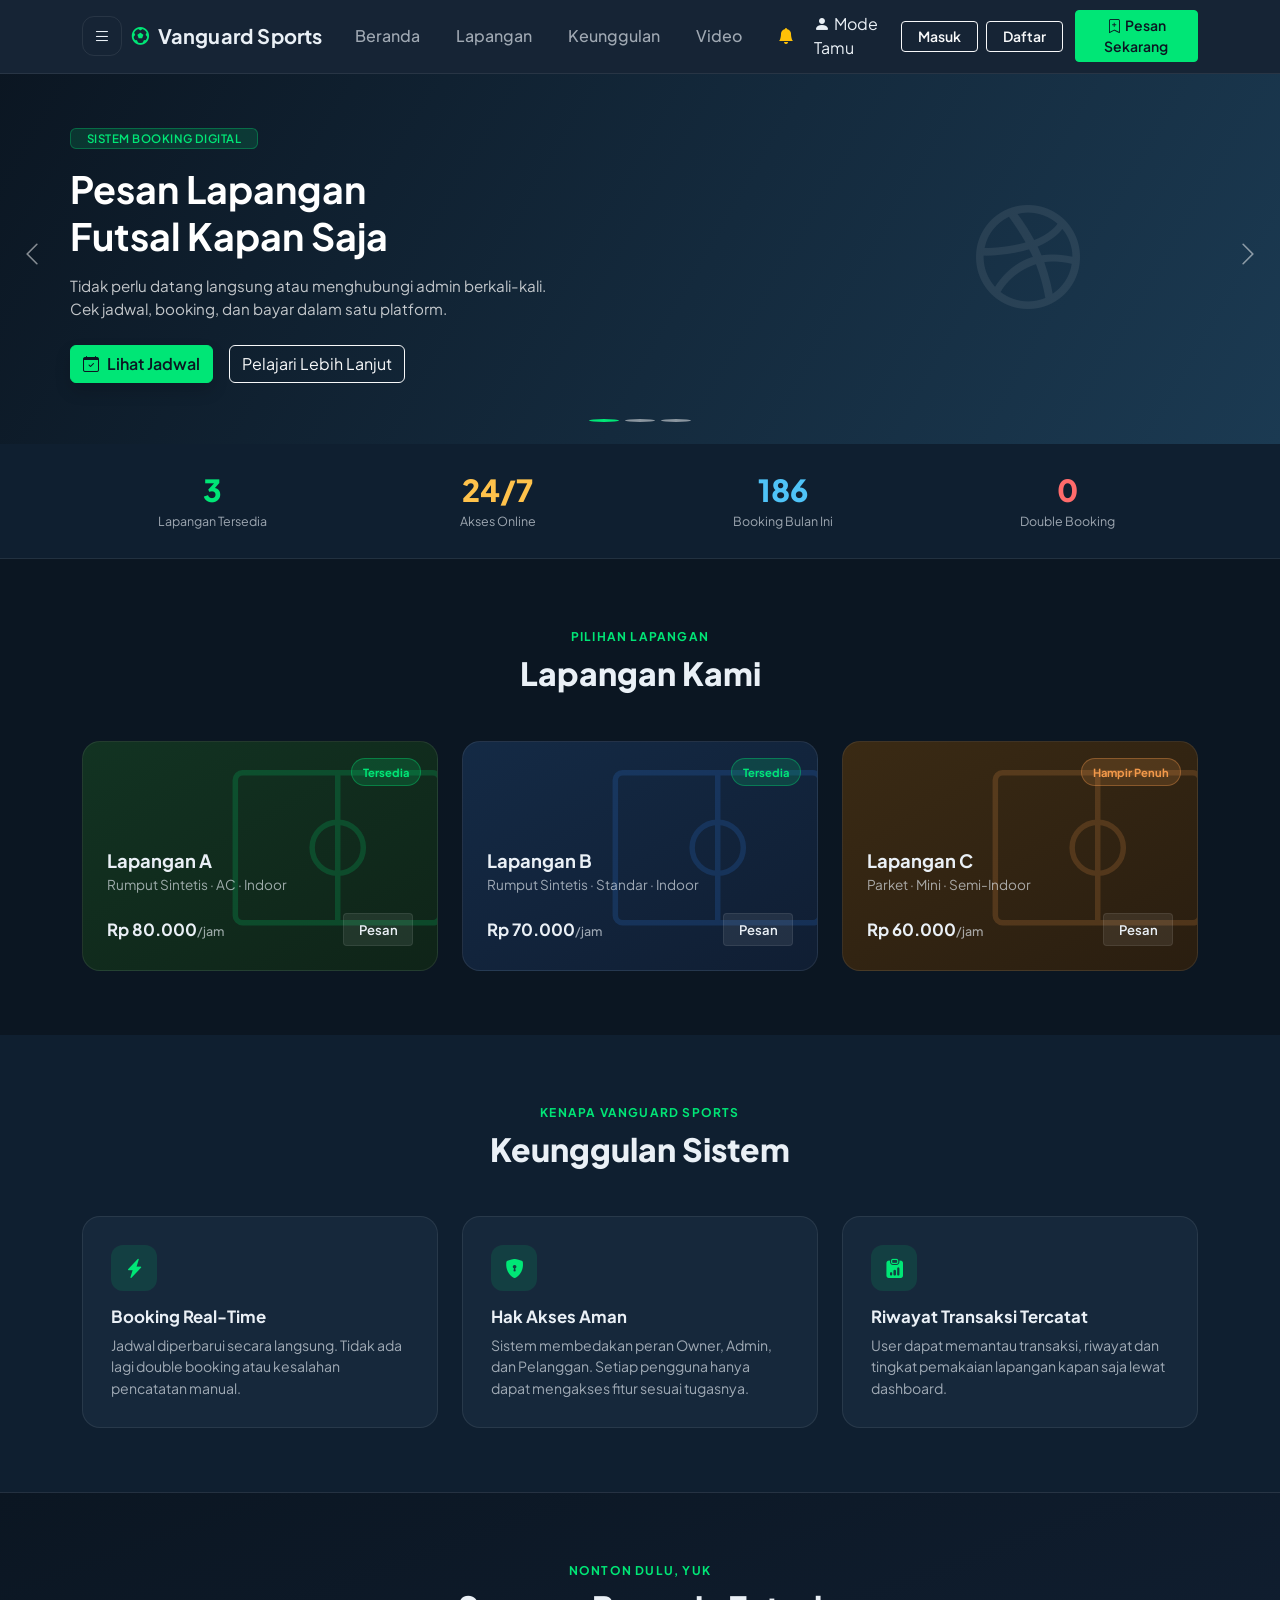
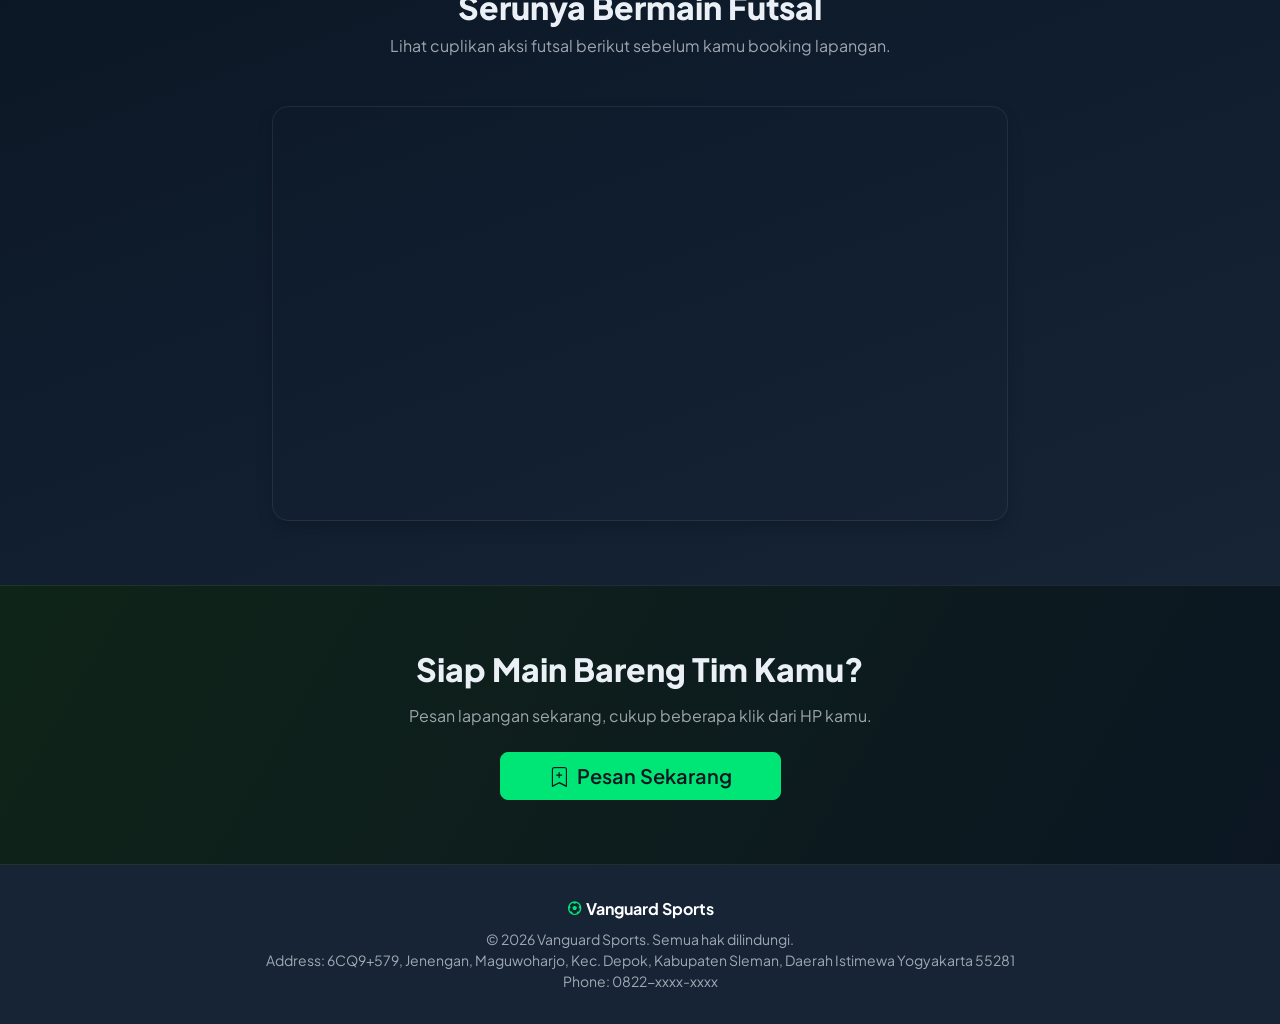
<file: index.html>
<!DOCTYPE html>
<html lang="id">
<head>
    <meta charset="UTF-8">
    <meta name="viewport" content="width=device-width, initial-scale=1.0">
    <title>Vanguard Sports — Booking Lapangan Futsal</title>

    <!--Google Fonts-->
    <link rel="preconnect" href="https://fonts.googleapis.com">
    <link rel="preconnect" href="https://fonts.gstatic.com" crossorigin>
    <link href="https://fonts.googleapis.com/css2?family=Plus+Jakarta+Sans:wght@400;500;600;700;800&display=swap" rel="stylesheet">

    <!--Bootstrap CSS-->
    <link href="https://cdn.jsdelivr.net/npm/bootstrap@5.3.3/dist/css/bootstrap.min.css" rel="stylesheet">

    <!--bootstrap icon-->
    <link href="https://cdn.jsdelivr.net/npm/bootstrap-icons@1.11.3/font/bootstrap-icons.min.css" rel="stylesheet">

    <link href='https://unpkg.com/boxicons@2.1.4/css/boxicons.min.css' rel='stylesheet'>

    <!--css-->
    <link rel="stylesheet" href="style.css">
</head>
<body>
    <script src="auth.js"></script>

    <!-- ============ NAVBAR ============ -->
    <nav class="navbar navbar-expand-lg navbar-dark fixed-top shadow" id="mainNavbar">
        <div class="container">

            <!-- Sidebar toggle (hidden dropdown menu) -->
            <button class="btn btn-sidebar-toggle me-2" type="button" data-bs-toggle="offcanvas" data-bs-target="#sidebarMenu" aria-controls="sidebarMenu" aria-label="Buka menu">
                <i class="bi bi-list"></i>
            </button>

            <a class="navbar-brand fw-bold" href="#beranda">
                <i class="bx bx-football"></i> Vanguard Sports
            </a>

            <button class="navbar-toggler border-0" type="button" data-bs-toggle="collapse" data-bs-target="#navCollapse" aria-controls="navCollapse" aria-label="Toggle navigation">
                <span class="navbar-toggler-icon"></span>
            </button>

            <div class="collapse navbar-collapse" id="navCollapse">
                <ul class="navbar-nav ms-auto align-items-lg-center gap-lg-1">
                    <li class="nav-item">
                        <a class="nav-link px-3" href="#heroCarousel">Beranda</a>
                    </li>
                    <li class="nav-item">
                        <a class="nav-link px-3" href="#lapangan">Lapangan</a>
                    </li>
                    <li class="nav-item">
                        <a class="nav-link px-3" href="#keunggulan">Keunggulan</a>
                    </li>
                    <li class="nav-item">
                        <a class="nav-link px-3" href="#video-futsal">Video</a>
                    </li>
                    <li class="nav-item">
                        <a class="nav-link px-3" href="#"><i class="bi bi-bell-fill text-warning"></i></a>
                    </li>

                    <!-- Guest indicator -->
                    <li class="nav-item d-flex align-items-center" id="guestBadgeWrap">
                        <span class="guest-badge" id="guestBadge"><i class="bi bi-person-fill me-1"></i>Mode Tamu</span>
                    </li>

                    <!-- ===== guest ===== -->
                    <li class="nav-item ms-lg-2" id="navAuthGuest">
                        <div class="d-flex gap-2">
                            <a href="login.html" type="button" class="btn btn-sm btn-outline-light fw-semibold px-3" data-bs-toggle="modal" data-bs-target="#loginModal#">
                                Masuk
                            </a>
                            <a href="daftar.html" type="button" class="btn btn-sm btn-outline-light fw-semibold px-3" data-bs-toggle="modal" data-bs-target="#signupModal#">
                                Daftar
                            </a>
                        </div>
                    </li>

                    <!-- ===== AUTH AREA — logged in (hidden by default) ===== -->
                    <li class="nav-item dropdown ms-lg-2 d-none" id="navAuthUser">
                        <button class="btn btn-user-menu dropdown-toggle" type="button" data-bs-toggle="dropdown" aria-expanded="false">
                            <span class="avatar-circle avatar-sm" id="navUserInitials">?</span>
                            <span class="d-none d-md-inline ms-2" id="navUserName">Pengguna</span>
                        </button>
                        <ul class="dropdown-menu dropdown-menu-end dropdown-menu-dark">
                            <li><a class="dropdown-item" href="#"><i class="bi bi-person-fill me-2"></i>Profil &amp; Riwayat</a></li>
                            <li><a class="dropdown-item" href="#booking"><i class="bi bi-calendar-check me-2"></i>Booking Saya</a></li>
                            <li><hr class="dropdown-divider"></li>
                            <li><button type="button" class="dropdown-item" id="logoutBtn"><i class="bi bi-box-arrow-right me-2"></i>Keluar</button></li>
                        </ul>
                    </li>

                    <!--tombol cta-->
                    <li class="nav-item ms-lg-2">
                        <a class="btn btn-sm fw-semibold px-4 btn-accent js-require-auth" href="#booking">
                            <i class="bi bi-bookmark-plus me-1"></i>Pesan Sekarang
                        </a>
                    </li>
                </ul>
            </div>
        </div>
    </nav>

    <!-- ============ OFFCANVAS SIDEBAR (hidden, dropdown-style) ============ -->
    <div class="offcanvas offcanvas-start sidebar-menu" tabindex="-1" id="sidebarMenu" aria-labelledby="sidebarMenuLabel">
        <div class="offcanvas-header">
            <a href="#beranda" class="offcanvas-title fw-bold" id="sidebarMenuLabel">
                <i class="bx bx-football me-1"></i>Vanguard Sports
            </a>
            <button type="button" class="btn-close btn-close-white" data-bs-dismiss="offcanvas" aria-label="Close"></button>
        </div>
        <div class="offcanvas-body d-flex flex-column">

            <span class="sidebar-heading">Menu</span>
            <ul class="sidebar-nav">
                <li><a href="#"><i class="bi bi-house-door-fill"></i>Beranda</a></li>
                <li><a href="#"><i class="bi bi-calendar2-week-fill"></i>Jadwal Lapangan</a></li>
                <li><a href="#"><i class="bi bi-credit-card-fill"></i>Pembayaran</a></li>
            </ul>


            <span class="sidebar-heading">Akun</span>
            <ul class="sidebar-nav">
                <li><a href="#"><i class="bi bi-person-fill"></i>Profil &amp; Riwayat</a></li>
            </ul>

            <!-- Guest profile -->
            <div class="sidebar-profile mt-auto" id="sidebarProfileGuest">
                <div class="avatar-circle avatar-guest"><i class="bi bi-person"></i></div>
                <div class="flex-grow-1">
                    <div class="fw-semibold small text-white">Tamu</div>
                    <div class="text-muted-soft small">Belum masuk</div>
                </div>
                <button type="button" class="btn btn-sm btn-accent" data-bs-toggle="modal" data-bs-target="#loginModal" data-bs-dismiss="offcanvas">Masuk</button>
            </div>

            <!-- Logged-in profile -->
            <div class="sidebar-profile mt-auto d-none" id="sidebarProfileUser">
                <div class="avatar-circle" id="sidebarUserInitials">?</div>
                <div class="flex-grow-1">
                    <div class="fw-semibold small text-white" id="sidebarUserName">Pengguna</div>
                    <div class="text-muted-soft small">Pelanggan</div>
                </div>
                <button type="button" class="btn btn-sm btn-field" id="sidebarLogoutBtn">Keluar</button>
            </div>
        </div>
    </div>

    <!-- ============ HERO CAROUSEL (compact) ============ -->
    <div id="heroCarousel" class="carousel slide carousel-fade hero-carousel" data-bs-ride="carousel" data-bs-interval="4500">

        <div class="carousel-inner">

            <!--Slide 1-->
            <div class="carousel-item active slide-1">
                <div class="container slide-content">
                    <div class="row align-items-center h-100">
                        <div class="col-lg-8">
                            <span class="badge eyebrow-badge mb-3 px-3">Sistem Booking Digital</span>
                            <h1 class="fw-bold text-white lh-sm mb-3">
                                Pesan Lapangan<br>Futsal Kapan Saja
                            </h1>
                            <p class="text-white text-opacity-75 mb-4 slide-desc">
                                Tidak perlu datang langsung atau menghubungi admin berkali-kali. Cek jadwal, booking, dan bayar dalam satu platform.
                            </p>
                            <div class="d-flex flex-wrap gap-3">
                                <a href="#lapangan" class="btn fw-semibold shadow btn-accent">
                                    <i class="bi bi-calendar-check me-2"></i>Lihat Jadwal
                                </a>
                                <a href="#keunggulan" class="btn btn-outline-light">Pelajari Lebih Lanjut</a>
                            </div>
                        </div>
                        <div class="col-lg-4 d-none d-lg-flex justify-content-center">
                            <i class="bi bi-dribbble slide-icon"></i>
                        </div>
                    </div>
                </div>
            </div>

            <!--slide 2-->
            <div class="carousel-item slide-2">
                <div class="container slide-content">
                    <div class="row align-items-center h-100">
                        <div class="col-lg-8">
                            <span class="badge eyebrow-badge mb-3 px-3">Fasilitas Lengkap</span>
                            <h1 class="fw-bold text-white lh-sm mb-3">
                                3 Lapangan Siap<br>Untuk Tim Kamu
                            </h1>
                            <p class="text-white text-opacity-75 mb-4 slide-desc">
                                Rumput sintetis, sirkulasi udara nyaman, dan pencahayaan malam untuk pengalaman bermain terbaik.
                            </p>
                            <a href="#lapangan" class="btn fw-semibold shadow btn-accent">
                                <i class="bi bi-grid-3x3-gap-fill me-2"></i>Lihat Lapangan
                            </a>
                        </div>
                        <div class="col-lg-4 d-none d-lg-flex justify-content-center">
                            <i class="bi bi-flag-fill slide-icon"></i>
                        </div>
                    </div>
                </div>
            </div>

            <!--slide 3-->
            <div class="carousel-item slide-3">
                <div class="container slide-content">
                    <div class="row align-items-center h-100">
                        <div class="col-lg-8">
                            <span class="badge eyebrow-badge mb-3 px-3">Cepat &amp; Aman</span>
                            <h1 class="fw-bold text-white lh-sm mb-3">
                                Booking dan Bayar<br>Cukup Dalam 1 Menit
                            </h1>
                            <p class="text-white text-opacity-75 mb-4 slide-desc">
                                Pantau status booking secara real-time, tanpa risiko jadwal bentrok atau double booking.
                            </p>
                            <a href="#booking" class="btn fw-semibold shadow btn-accent js-require-auth">
                                <i class="bi bi-lightning-charge-fill me-2"></i>Mulai Booking
                            </a>
                        </div>
                        <div class="col-lg-4 d-none d-lg-flex justify-content-center">
                            <i class="bi bi-phone-fill slide-icon"></i>
                        </div>
                    </div>
                </div>
            </div>

        </div>

        <div class="carousel-indicators hero-indicators">
            <button type="button" data-bs-target="#heroCarousel" data-bs-slide-to="0" class="active" aria-current="true"></button>
            <button type="button" data-bs-target="#heroCarousel" data-bs-slide-to="1"></button>
            <button type="button" data-bs-target="#heroCarousel" data-bs-slide-to="2"></button>
        </div>

        <button class="carousel-control-prev" type="button" data-bs-target="#heroCarousel" data-bs-slide="prev">
            <span class="carousel-control-prev-icon"></span>
        </button>
        <button class="carousel-control-next" type="button" data-bs-target="#heroCarousel" data-bs-slide="next">
            <span class="carousel-control-next-icon"></span>
        </button>
    </div>

    <!-- ============ STATS STRIP ============ -->
    <section class="stats-strip">
        <div class="container">
            <div class="row g-3 g-md-4">
                <div class="col-6 col-md-3">
                    <div class="stat-card">
                        <div class="stat-number text-accent" data-count="3">3</div>
                        <div class="stat-label">Lapangan Tersedia</div>
                    </div>
                </div>
                <div class="col-6 col-md-3">
                    <div class="stat-card">
                        <div class="stat-number text-warning-soft">24/7</div>
                        <div class="stat-label">Akses Online</div>
                    </div>
                </div>
                <div class="col-6 col-md-3">
                    <div class="stat-card">
                        <div class="stat-number text-info-soft" data-count="186">4</div>
                        <div class="stat-label">Booking Bulan Ini</div>
                    </div>
                </div>
                <div class="col-6 col-md-3">
                    <div class="stat-card">
                        <div class="stat-number text-danger-soft" data-count="0">0</div>
                        <div class="stat-label">Double Booking</div>
                    </div>
                </div>
            </div>
        </div>
    </section>

    <!-- ============ 19 JUTA LAPANGAN ============ -->
    <section id="lapangan" class="section-lapangan">
        <div class="container">
            <div class="text-center mb-5">
                <span class="section-eyebrow">Pilihan Lapangan</span>
                <h2 class="section-title">Lapangan Kami</h2>
            </div>

            <div class="row g-4">

                <!-- Lapangan A -->
                <div class="col-md-4">
                    <div class="field-card field-card-green">
                        <span class="field-badge badge-tersedia">Tersedia</span>
                        <svg class="field-pitch" viewBox="0 0 120 90" xmlns="http://www.w3.org/2000/svg">
                            <rect x="4" y="4" width="112" height="82" rx="4" fill="none" stroke="currentColor" stroke-width="3"/>
                            <line x1="60" y1="4" x2="60" y2="86" stroke="currentColor" stroke-width="3"/>
                            <circle cx="60" cy="45" r="14" fill="none" stroke="currentColor" stroke-width="3"/>
                        </svg>
                        <div class="field-card-body">
                            <h3 class="field-name">Lapangan A</h3>
                            <p class="field-desc">Rumput Sintetis · AC · Indoor</p>
                            <div class="field-footer">
                                <div class="field-price">Rp 80.000<span>/jam</span></div>
                                <a href="#booking" class="btn btn-sm btn-field js-require-auth">Pesan</a>
                            </div>
                        </div>
                    </div>
                </div>

                <!-- Lapangan B -->
                <div class="col-md-4">
                    <div class="field-card field-card-blue">
                        <span class="field-badge badge-tersedia">Tersedia</span>
                        <svg class="field-pitch" viewBox="0 0 120 90" xmlns="http://www.w3.org/2000/svg">
                            <rect x="4" y="4" width="112" height="82" rx="4" fill="none" stroke="currentColor" stroke-width="3"/>
                            <line x1="60" y1="4" x2="60" y2="86" stroke="currentColor" stroke-width="3"/>
                            <circle cx="60" cy="45" r="14" fill="none" stroke="currentColor" stroke-width="3"/>
                        </svg>
                        <div class="field-card-body">
                            <h3 class="field-name">Lapangan B</h3>
                            <p class="field-desc">Rumput Sintetis · Standar · Indoor</p>
                            <div class="field-footer">
                                <div class="field-price">Rp 70.000<span>/jam</span></div>
                                <a href="#booking" class="btn btn-sm btn-field js-require-auth">Pesan</a>
                            </div>
                        </div>
                    </div>
                </div>

                <!-- Lapangan C -->
                <div class="col-md-4">
                    <div class="field-card field-card-orange">
                        <span class="field-badge badge-hampir-penuh">Hampir Penuh</span>
                        <svg class="field-pitch" viewBox="0 0 120 90" xmlns="http://www.w3.org/2000/svg">
                            <rect x="4" y="4" width="112" height="82" rx="4" fill="none" stroke="currentColor" stroke-width="3"/>
                            <line x1="60" y1="4" x2="60" y2="86" stroke="currentColor" stroke-width="3"/>
                            <circle cx="60" cy="45" r="14" fill="none" stroke="currentColor" stroke-width="3"/>
                        </svg>
                        <div class="field-card-body">
                            <h3 class="field-name">Lapangan C</h3>
                            <p class="field-desc">Parket · Mini · Semi-Indoor</p>
                            <div class="field-footer">
                                <div class="field-price">Rp 60.000<span>/jam</span></div>
                                <a href="#booking" class="btn btn-sm btn-field js-require-auth">Pesan</a>
                            </div>
                        </div>
                    </div>
                </div>

            </div>
        </div>
    </section>

    <!-- ============ KEUNGGULAN SISTEM ============ -->
    <section id="keunggulan" class="section-keunggulan">
        <div class="container">
            <div class="text-center mb-5">
                <span class="section-eyebrow">Kenapa Vanguard Sports</span>
                <h2 class="section-title">Keunggulan Sistem</h2>
            </div>

            <div class="row g-4">
                <div class="col-md-4">
                    <div class="feature-card">
                        <div class="feature-icon"><i class="bi bi-lightning-charge-fill"></i></div>
                        <h3 class="feature-title">Booking Real-Time</h3>
                        <p class="feature-desc">Jadwal diperbarui secara langsung. Tidak ada lagi double booking atau kesalahan pencatatan manual.</p>
                    </div>
                </div>
                <div class="col-md-4">
                    <div class="feature-card">
                        <div class="feature-icon"><i class="bi bi-shield-lock-fill"></i></div>
                        <h3 class="feature-title">Hak Akses Aman</h3>
                        <p class="feature-desc">Sistem membedakan peran Owner, Admin, dan Pelanggan. Setiap pengguna hanya dapat mengakses fitur sesuai tugasnya.</p>
                    </div>
                </div>
                <div class="col-md-4">
                    <div class="feature-card">
                        <div class="feature-icon"><i class="bi bi-clipboard-data-fill"></i></div>
                        <h3 class="feature-title">Riwayat Transaksi Tercatat</h3>
                        <p class="feature-desc">User dapat memantau transaksi, riwayat dan tingkat pemakaian lapangan kapan saja lewat dashboard.</p>
                    </div>
                </div>
            </div>
        </div>
    </section>

    <!-- ============ VIDEO FUTSAL ============ -->
    <section id="video-futsal" class="section-video">
        <div class="container">
            <div class="text-center mb-5">
                <span class="section-eyebrow">Nonton Dulu, Yuk</span>
                <h2 class="section-title">Serunya Bermain Futsal</h2>
                <p class="text-muted-soft mt-2">Lihat cuplikan aksi futsal berikut sebelum kamu booking lapangan.</p>
            </div>

            <div class="row justify-content-center">
                <div class="col-lg-8">
                    <div class="ratio ratio-16x9 shadow rounded-4 overflow-hidden">
                        <iframe width="560" height="315" src="https://www.youtube.com/embed/UeoAxOkXjys?si=rXe6ZIDPSa8QPhUt" 
                        title="YouTube video player" frameborder="0" 
                        allow="accelerometer; autoplay; clipboard-write; encrypted-media; gyroscope; picture-in-picture; web-share" 
                        referrerpolicy="strict-origin-when-cross-origin" allowfullscreen>
                        </iframe>
                    </div>
                </div>
            </div>
        </div>
    </section>

    <!-- ============ CTA / BOOKING ============ -->
    <section id="booking" class="section-cta">
        <div class="container text-center">
            <h2 class="section-title mb-3">Siap Main Bareng Tim Kamu?</h2>
            <p class="text-muted-soft mb-4">Pesan lapangan sekarang, cukup beberapa klik dari HP kamu.</p>
            <a href="#" class="btn btn-lg btn-accent px-5 fw-semibold js-require-auth" data-auth-action="confirm">
                <i class="bi bi-bookmark-plus me-2"></i>Pesan Sekarang
            </a>
        </div>
    </section>

    <!-- ============ FOOTER ============ -->
    <footer class="site-footer">
        <div class="container text-center">
            <div class="fw-bold text-white mb-2"><i class="bx bx-football"></i> Vanguard Sports</div>
            <p class="text-muted-soft small mb-0">&copy; 2026 Vanguard Sports. Semua hak dilindungi.</p>
            <p class="text-muted-soft small mb-0">Address: 6CQ9+579, Jenengan, Maguwoharjo, Kec. Depok, Kabupaten Sleman, Daerah Istimewa Yogyakarta 55281<br>Phone: 0822-xxxx-xxxx</p>
        </div>
    </footer>

    <!-- ============ LOGIN MODAL ============ -->
    <div class="modal fade" id="loginModal" tabindex="-1" aria-labelledby="loginModalLabel" aria-hidden="true">
        <div class="modal-dialog modal-dialog-centered">
            <div class="modal-content auth-modal">
                <div class="modal-header border-0">
                    <h5 class="modal-title" id="loginModalLabel">Masuk ke Akun Anda</h5>
                    <button type="button" class="btn-close btn-close-white" data-bs-dismiss="modal" aria-label="Close"></button>
                </div>
                <div class="modal-body">
                    <p class="text-muted-soft small mb-4">Masuk untuk melanjutkan booking. Tanpa akun, kamu tetap bisa menjelajahi jadwal sebagai tamu.</p>
                    <form id="loginForm" novalidate>
                        <div class="mb-3">
                            <label class="form-label small">Email</label>
                            <input type="email" class="form-control auth-input" id="loginEmail" placeholder="nama@email.com" required>
                        </div>
                        <div class="mb-3">
                            <label class="form-label small">Kata Sandi</label>
                            <input type="password" class="form-control auth-input" id="loginPassword" placeholder="••••••••" required minlength="6">
                        </div>
                        <button type="submit" class="btn btn-accent w-100 fw-semibold">Masuk</button>
                    </form>
                    <p class="text-center small text-muted-soft mt-4 mb-0">
                        Belum punya akun?
                        <a href="daftar.html" class="link-accent" id="goToSignup">Daftar di sini</a>
                    </p>
                </div>
            </div>
        </div>
    </div>

    <!-- ============ SIGNUP MODAL ============ -->
    <div class="modal fade" id="signupModal" tabindex="-1" aria-labelledby="signupModalLabel" aria-hidden="true">
        <div class="modal-dialog modal-dialog-centered">
            <div class="modal-content auth-modal">
                <div class="modal-header border-0">
                    <h5 class="modal-title" id="signupModalLabel">Buat Akun Baru</h5>
                    <button type="button" class="btn-close btn-close-white" data-bs-dismiss="modal" aria-label="Close"></button>
                </div>
                <div class="modal-body">
                    <p class="text-muted-soft small mb-4">Daftar sekali untuk booking lebih cepat dan menyimpan riwayat penyewaan lapangan.</p>
                    <form id="signupForm" novalidate>
                        <div class="mb-3">
                            <label class="form-label small">Nama Lengkap</label>
                            <input type="text" class="form-control auth-input" id="signupName" placeholder="Nama kamu" required>
                        </div>
                        <div class="mb-3">
                            <label class="form-label small">Email</label>
                            <input type="email" class="form-control auth-input" id="signupEmail" placeholder="nama@email.com" required>
                        </div>
                        <div class="mb-3">
                            <label class="form-label small">Kata Sandi</label>
                            <input type="password" class="form-control auth-input" id="signupPassword" placeholder="••••••••" required minlength="6">
                        </div>
                        <button type="submit" class="btn btn-accent w-100 fw-semibold">Daftar</button>
                    </form>
                    <p class="text-center small text-muted-soft mt-4 mb-0">
                        Sudah punya akun?
                        <a href="#" class="link-accent" id="goToLogin">Masuk di sini</a>
                    </p>
                </div>
            </div>
        </div>
    </div>

    <!-- ============ AUTH ALERT MODAL ============ -->
    <div class="modal fade" id="authAlertModal" tabindex="-1" aria-labelledby="authAlertLabel" aria-hidden="true">
        <div class="modal-dialog modal-dialog-centered">
            <div class="modal-content auth-alert-modal">
                <div class="modal-body text-center py-4 px-4">
                    <i class="bi bi-exclamation-triangle-fill auth-alert-icon mb-3"></i>
                    <p class="auth-alert-text mb-4">Silahkan login dulu<br>terlebih dahulu.</p>
                    <button type="button" class="btn btn-accent w-100 fw-semibold" id="authAlertOkBtn">OK</button>
                </div>
            </div>
        </div>
    </div>

    <script src="https://cdn.jsdelivr.net/npm/bootstrap@5.3.3/dist/js/bootstrap.bundle.min.js"></script>
    <script src="script.js"></script>
</body>
</html>
</file>
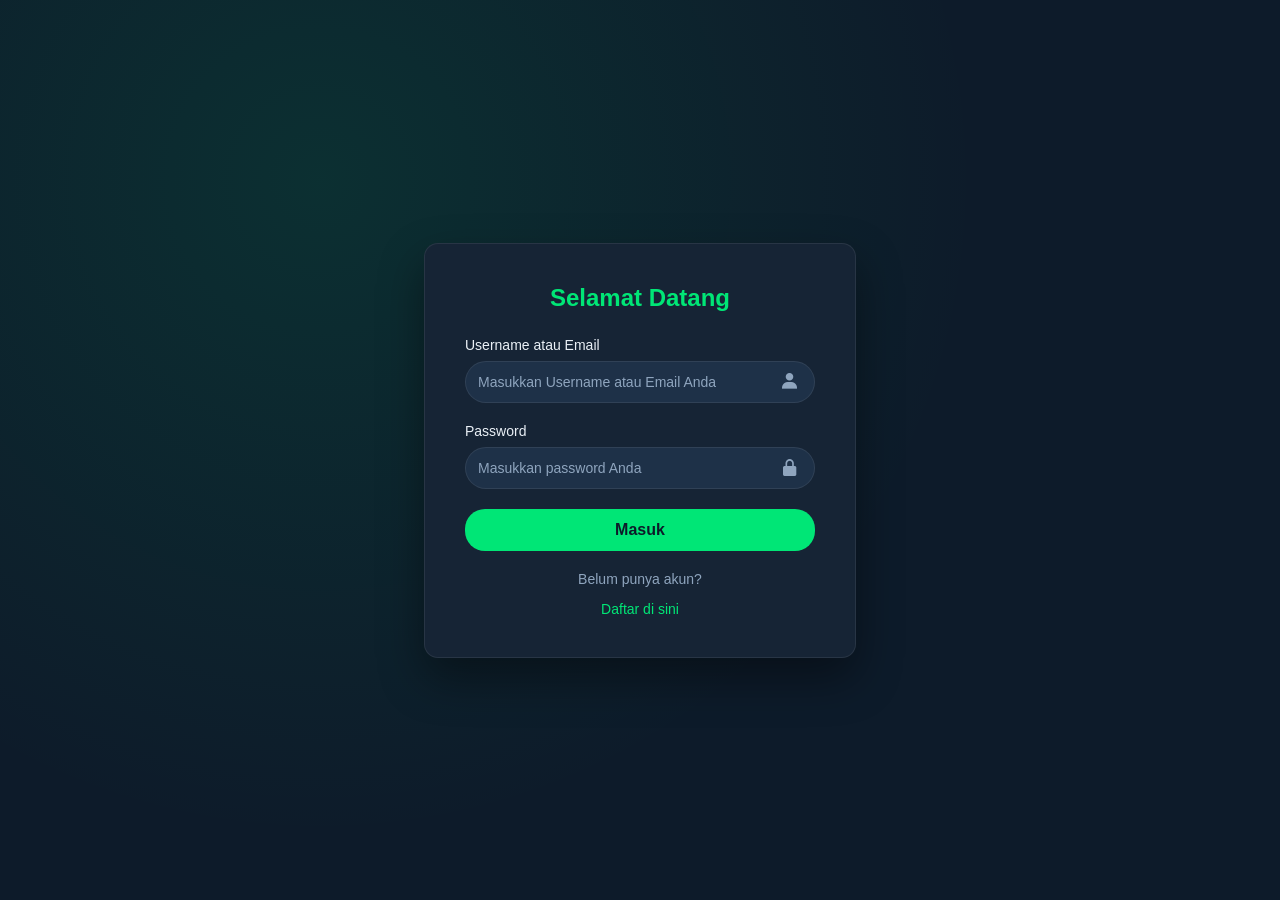
<file: beranda.html>
<!DOCTYPE html>
<html lang="id">
<head>
    <meta charset="UTF-8">
    <meta name="viewport" content="width=device-width, initial-scale=1.0">
    <title>Vanguard Sports — Booking Lapangan Futsal</title>

    <!--Google Fonts-->
    <link rel="preconnect" href="https://fonts.googleapis.com">
    <link rel="preconnect" href="https://fonts.gstatic.com" crossorigin>
    <link href="https://fonts.googleapis.com/css2?family=Plus+Jakarta+Sans:wght@400;500;600;700;800&display=swap" rel="stylesheet">

    <!--Bootstrap CSS-->
    <link href="https://cdn.jsdelivr.net/npm/bootstrap@5.3.3/dist/css/bootstrap.min.css" rel="stylesheet">

    <!--bootstrap icon-->
    <link href="https://cdn.jsdelivr.net/npm/bootstrap-icons@1.11.3/font/bootstrap-icons.min.css" rel="stylesheet">

    <link href='https://unpkg.com/boxicons@2.1.4/css/boxicons.min.css' rel='stylesheet'>

    <!--css-->
    <link rel="stylesheet" href="style.css">
</head>
<body>
    <script src="auth.js"></script>

    <!-- ============ NAVBAR ============ -->
    <nav class="navbar navbar-expand-lg navbar-dark fixed-top shadow" id="mainNavbar">
        <div class="container">

            <!-- Sidebar toggle (hidden dropdown menu) -->
            <button class="btn btn-sidebar-toggle me-2" type="button" data-bs-toggle="offcanvas" data-bs-target="#sidebarMenu" aria-controls="sidebarMenu" aria-label="Buka menu">
                <i class="bi bi-list"></i>
            </button>

            <a class="navbar-brand fw-bold" href="#beranda">
                <i class="bx bx-football"></i> Vanguard Sports
            </a>

            <button class="navbar-toggler border-0" type="button" data-bs-toggle="collapse" data-bs-target="#navCollapse" aria-controls="navCollapse" aria-label="Toggle navigation">
                <span class="navbar-toggler-icon"></span>
            </button>

            <div class="collapse navbar-collapse" id="navCollapse">
                <ul class="navbar-nav ms-auto align-items-lg-center gap-lg-1">
                    <li class="nav-item">
                        <a class="nav-link px-3" href="#heroCarousel">Beranda</a>
                    </li>
                    <li class="nav-item">
                        <a class="nav-link px-3" href="#lapangan">Lapangan</a>
                    </li>
                    <li class="nav-item">
                        <a class="nav-link px-3" href="#keunggulan">Keunggulan</a>
                    </li>
                    <li class="nav-item">
                        <a class="nav-link px-3" href="#video-futsal">Video</a>
                    </li>
                    <li class="nav-item">
                        <a class="nav-link px-3" href="#"><i class="bi bi-bell-fill text-warning"></i></a>
                    </li>

                     <div class="d-flex align-items-center gap-2 ms-auto">
                            <li class="nav-item dropdown ms-lg-2 d-flex align-items-center">
                                <button class="btn btn-user-menu dropdown-toggle d-flex align-items-center text-white border-0 bg-transparent px-2" type="button" data-bs-toggle="dropdown" aria-expanded="false">
                                    <span class="avatar-circle avatar-sm me-2" id="navUserInitials">J</span>
                                    <span class="d-none d-md-inline fw-medium" id="navUserName">Pengguna</span>
                                </button>
                                <ul class="dropdown-menu dropdown-menu-end dropdown-menu-dark shadow">
                                    <li><a class="dropdown-item" href="profil.html"><i class="bi bi-person-fill me-2"></i>Profil &amp; Riwayat</a></li>
                                    <li><hr class="dropdown-divider"></li>
                                    <li><a class="dropdown-item" href="#" id="navLogoutBtn"><i class="bi bi-box-arrow-right me-2"></i>Keluar</a></li>
                                </ul>
                            </li>
                    </div>

                    <!--tombol cta-->
                    <li class="nav-item ms-lg-2">
                        <a class="btn btn-sm fw-semibold px-4 btn-accent" href="jadwal.html">
                            <i class="bi bi-bookmark-plus me-1"></i>Pesan Sekarang
                        </a>
                    </li>
                </ul>
            </div>
        </div>
    </nav>

    <!-- ============ OFFCANVAS SIDEBAR (hidden, dropdown-style) ============ -->
    <div class="offcanvas offcanvas-start sidebar-menu" tabindex="-1" id="sidebarMenu" aria-labelledby="sidebarMenuLabel">
        <div class="offcanvas-header">
            <a href="#beranda" class="offcanvas-title fw-bold" id="sidebarMenuLabel">
                <i class="bx bx-football me-1"></i>Vanguard Sports
            </a>
            <button type="button" class="btn-close btn-close-white" data-bs-dismiss="offcanvas" aria-label="Close"></button>
        </div>
        <div class="offcanvas-body d-flex flex-column">

            <span class="sidebar-heading">Menu</span>
            <ul class="sidebar-nav">
                <li><a href="beranda.html"><i class="bi bi-house-door-fill"></i>Beranda</a></li>
                <li><a href="jadwal.html"><i class="bi bi-calendar2-week-fill"></i>Jadwal Lapangan</a></li>
                <li><a href="pembayaran.html"><i class="bi bi-credit-card-fill"></i>Pembayaran</a></li>
            </ul>


            <span class="sidebar-heading">Akun</span>
            <ul class="sidebar-nav">
                <li><a href="profil.html"><i class="bi bi-person-fill"></i>Profil &amp; Riwayat</a></li>
            </ul>

            <div class="sidebar-profile mt-auto" id="sidebarProfileUser">
                <div class="avatar-circle" id="sidebarUserInitials">?</div>
                <div class="flex-grow-1">
                    <div class="fw-semibold small text-white" id="sidebarUserName">Pengguna</div>
                    <div class="text-muted-soft small">Pelanggan</div>
                </div>
                <button type="button" class="btn btn-sm btn-field" id="sidebarLogoutBtn">Keluar</button>
            </div>
        </div>
    </div>

    <!-- ============ HERO CAROUSEL (compact) ============ -->
    <div id="heroCarousel" class="carousel slide carousel-fade hero-carousel" data-bs-ride="carousel" data-bs-interval="4500">
        <div class="carousel-inner">

        <!-- Slide 1 -->
        <div class="carousel-item active slide-1 overflow-hidden" style="min-height: 80vh;">
            
            <img src="aset/bola.png" class="position-absolute top-0 start-0 w-100 h-100" style="object-fit: cover; z-index: 0;" alt="Futsal 1">
            <div class="position-absolute top-0 start-0 w-100 h-100 bg-dark" style="opacity: 0.6; z-index: 1;"></div>

            <div class="container slide-content position-relative h-100" style="z-index: 2; padding-top: 5rem; padding-bottom: 5rem;">
                <div class="row align-items-center h-100">
                    <div class="col-lg-8">
                        <span class="badge eyebrow-badge mb-3 px-3">Sistem Booking Digital</span>
                        <h1 class="fw-bold text-white lh-sm mb-3">
                            Pesan Lapangan<br>Futsal Kapan Saja
                        </h1>
                        <p class="text-white text-opacity-75 mb-4 slide-desc">
                            Tidak perlu datang langsung atau menghubungi admin berkali-kali. Cek jadwal, booking, dan bayar dalam satu platform.
                        </p>
                        <div class="d-flex flex-wrap gap-3">
                            <a href="#lapangan" class="btn fw-semibold shadow btn-accent">
                                <i class="bi bi-calendar-check me-2"></i>Lihat Jadwal
                            </a>
                            <a href="#keunggulan" class="btn btn-outline-light">Pelajari Lebih Lanjut</a>
                        </div>
                    </div>
                </div>
            </div>
        </div>

        <!-- Slide 2 -->
        <div class="carousel-item slide-2 overflow-hidden" style="min-height: 80vh;">
            
            <img src="aset/ball.jpg" class="position-absolute top-0 start-0 w-100 h-100" style="object-fit: cover; z-index: 0;" alt="Futsal 2">
            <div class="position-absolute top-0 start-0 w-100 h-100 bg-dark" style="opacity: 0.6; z-index: 1;"></div>

            <div class="container slide-content position-relative h-100" style="z-index: 2; padding-top: 5rem; padding-bottom: 5rem;">
                <div class="row align-items-center h-100">
                    <div class="col-lg-8">
                        <span class="badge eyebrow-badge mb-3 px-3">Fasilitas Lengkap</span>
                        <h1 class="fw-bold text-white lh-sm mb-3">
                            3 Lapangan Siap<br>Untuk Tim Kamu
                        </h1>
                        <p class="text-white text-opacity-75 mb-4 slide-desc">
                            Rumput sintetis, sirkulasi udara nyaman, dan pencahayaan malam untuk pengalaman bermain terbaik.
                        </p>
                        <a href="#lapangan" class="btn fw-semibold shadow btn-accent">
                            <i class="bi bi-grid-3x3-gap-fill me-2"></i>Lihat Lapangan
                        </a>
                    </div>
                </div>
            </div>
        </div>

        <!-- Slide 3 -->
        <div class="carousel-item slide-3 overflow-hidden" style="min-height: 80vh;">
            
            <img src="aset/lap.webp" class="position-absolute top-0 start-0 w-100 h-100" style="object-fit: cover; z-index: 0;" alt="Futsal 3">
            <div class="position-absolute top-0 start-0 w-100 h-100 bg-dark" style="opacity: 0.6; z-index: 1;"></div>

            <div class="container slide-content position-relative h-100" style="z-index: 2; padding-top: 5rem; padding-bottom: 5rem;">
                <div class="row align-items-center h-100">
                    <div class="col-lg-8">
                        <span class="badge eyebrow-badge mb-3 px-3">Cepat &amp; Aman</span>
                        <h1 class="fw-bold text-white lh-sm mb-3">
                            Booking dan Bayar<br>Cukup Dalam 1 Menit
                        </h1>
                        <p class="text-white text-opacity-75 mb-4 slide-desc">
                            Pantau status booking secara real-time, tanpa risiko jadwal bentrok atau double booking.
                        </p>
                        <a href="jadwal.html" class="btn fw-semibold shadow btn-accent">
                            <i class="bi bi-lightning-charge-fill me-2"></i>Mulai Booking
                        </a>
                    </div>
                </div>
            </div>
        </div>

    </div>


        <div class="carousel-indicators hero-indicators">
            <button type="button" data-bs-target="#heroCarousel" data-bs-slide-to="0" class="active" aria-current="true"></button>
            <button type="button" data-bs-target="#heroCarousel" data-bs-slide-to="1"></button>
            <button type="button" data-bs-target="#heroCarousel" data-bs-slide-to="2"></button>
        </div>

        <button class="carousel-control-prev" type="button" data-bs-target="#heroCarousel" data-bs-slide="prev">
            <span class="carousel-control-prev-icon"></span>
        </button>
        <button class="carousel-control-next" type="button" data-bs-target="#heroCarousel" data-bs-slide="next">
            <span class="carousel-control-next-icon"></span>
        </button>
    </div>

    <!-- ============ STATS STRIP ============ -->
    <section class="stats-strip">
        <div class="container">
            <div class="row g-3 g-md-4">
                <div class="col-6 col-md-3">
                    <div class="stat-card">
                        <div class="stat-number text-accent" data-count="3">3</div>
                        <div class="stat-label">Lapangan Tersedia</div>
                    </div>
                </div>
                <div class="col-6 col-md-3">
                    <div class="stat-card">
                        <div class="stat-number text-warning-soft">24/7</div>
                        <div class="stat-label">Akses Online</div>
                    </div>
                </div>
                <div class="col-6 col-md-3">
                    <div class="stat-card">
                        <div class="stat-number text-info-soft" data-count="186">4</div>
                        <div class="stat-label">Booking Bulan Ini</div>
                    </div>
                </div>
                <div class="col-6 col-md-3">
                    <div class="stat-card">
                        <div class="stat-number text-danger-soft" data-count="0">0</div>
                        <div class="stat-label">Double Booking</div>
                    </div>
                </div>
            </div>
        </div>
    </section>

    <!-- ============ 19 JUTA LAPANGAN ============ -->
    <section id="lapangan" class="section-lapangan">
        <div class="container">
            <div class="text-center mb-5">
                <span class="section-eyebrow">Pilihan Lapangan</span>
                <h2 class="section-title">Lapangan Kami</h2>
            </div>

            <div class="row g-4">

                <!-- Lapangan A -->
                <div class="col-md-4">
                    <div class="field-card field-card-green">
                        <span class="field-badge badge-tersedia">Tersedia</span>
                        <svg class="field-pitch" viewBox="0 0 120 90" xmlns="http://www.w3.org/2000/svg">
                            <rect x="4" y="4" width="112" height="82" rx="4" fill="none" stroke="currentColor" stroke-width="3"/>
                            <line x1="60" y1="4" x2="60" y2="86" stroke="currentColor" stroke-width="3"/>
                            <circle cx="60" cy="45" r="14" fill="none" stroke="currentColor" stroke-width="3"/>
                        </svg>
                        <div class="field-card-body">
                            <h3 class="field-name">Lapangan A</h3>
                            <p class="field-desc">Rumput Sintetis · AC · Indoor</p>
                            <div class="field-footer">
                                <div class="field-price">Rp 80.000<span>/jam</span></div>
                                <a href="jadwal.html" class="btn btn-sm btn-field">Pesan</a>
                            </div>
                        </div>
                    </div>
                </div>

                <!-- Lapangan B -->
                <div class="col-md-4">
                    <div class="field-card field-card-blue">
                        <span class="field-badge badge-tersedia">Tersedia</span>
                        <svg class="field-pitch" viewBox="0 0 120 90" xmlns="http://www.w3.org/2000/svg">
                            <rect x="4" y="4" width="112" height="82" rx="4" fill="none" stroke="currentColor" stroke-width="3"/>
                            <line x1="60" y1="4" x2="60" y2="86" stroke="currentColor" stroke-width="3"/>
                            <circle cx="60" cy="45" r="14" fill="none" stroke="currentColor" stroke-width="3"/>
                        </svg>
                        <div class="field-card-body">
                            <h3 class="field-name">Lapangan B</h3>
                            <p class="field-desc">Rumput Sintetis · Standar · Indoor</p>
                            <div class="field-footer">
                                <div class="field-price">Rp 70.000<span>/jam</span></div>
                                <a href="jadwal.html" class="btn btn-sm btn-field">Pesan</a>
                            </div>
                        </div>
                    </div>
                </div>

                <!-- Lapangan C -->
                <div class="col-md-4">
                    <div class="field-card field-card-orange">
                        <span class="field-badge badge-hampir-penuh">Hampir Penuh</span>
                        <svg class="field-pitch" viewBox="0 0 120 90" xmlns="http://www.w3.org/2000/svg">
                            <rect x="4" y="4" width="112" height="82" rx="4" fill="none" stroke="currentColor" stroke-width="3"/>
                            <line x1="60" y1="4" x2="60" y2="86" stroke="currentColor" stroke-width="3"/>
                            <circle cx="60" cy="45" r="14" fill="none" stroke="currentColor" stroke-width="3"/>
                        </svg>
                        <div class="field-card-body">
                            <h3 class="field-name">Lapangan C</h3>
                            <p class="field-desc">Parket · Mini · Semi-Indoor</p>
                            <div class="field-footer">
                                <div class="field-price">Rp 60.000<span>/jam</span></div>
                                <a href="jadwal.html" class="btn btn-sm btn-field">Pesan</a>
                            </div>
                        </div>
                    </div>
                </div>

            </div>
        </div>
    </section>

    <!-- ============ KEUNGGULAN SISTEM ============ -->
    <section id="keunggulan" class="section-keunggulan">
        <div class="container">
            <div class="text-center mb-5">
                <span class="section-eyebrow">Kenapa Vanguard Sports?</span>
                <h2 class="section-title">Keunggulan Sistem</h2>
            </div>

            <div class="row g-4">
                <div class="col-md-4">
                    <div class="feature-card">
                        <div class="feature-icon"><i class="bi bi-lightning-charge-fill"></i></div>
                        <h3 class="feature-title">Booking Real-Time</h3>
                        <p class="feature-desc">Jadwal diperbarui secara langsung. Tidak ada lagi double booking atau kesalahan pencatatan manual.</p>
                    </div>
                </div>
                <div class="col-md-4">
                    <div class="feature-card">
                        <div class="feature-icon"><i class="bi bi-shield-lock-fill"></i></div>
                        <h3 class="feature-title">Hak Akses Aman</h3>
                        <p class="feature-desc">Sistem membedakan peran Owner, Admin, dan Pelanggan. Setiap pengguna hanya dapat mengakses fitur sesuai tugasnya.</p>
                    </div>
                </div>
                <div class="col-md-4">
                    <div class="feature-card">
                        <div class="feature-icon"><i class="bi bi-clipboard-data-fill"></i></div>
                        <h3 class="feature-title">Riwayat Transaksi Tercatat</h3>
                        <p class="feature-desc">User dapat memantau transaksi, riwayat, dan tingkat pemakaian lapangan kapan saja lewat dashboard.</p>
                    </div>
                </div>
            </div>
        </div>
    </section>

    <!-- ============ VIDEO FUTSAL ============ -->
    <section id="video-futsal" class="section-video">
        <div class="container">
            <div class="text-center mb-5">
                <span class="section-eyebrow">Nonton Dulu, Yuk</span>
                <h2 class="section-title">Serunya Bermain Futsal</h2>
                <p class="text-muted-soft mt-2">Lihat cuplikan aksi futsal berikut sebelum kamu booking lapangan.</p>
            </div>

            <div class="row justify-content-center">
                <div class="col-lg-8">
                    <div class="ratio ratio-16x9 shadow rounded-4 overflow-hidden">
                        <iframe width="560" height="315" src="https://www.youtube.com/embed/UeoAxOkXjys?si=rXe6ZIDPSa8QPhUt" 
                        title="YouTube video player" frameborder="0" 
                        allow="accelerometer; autoplay; clipboard-write; encrypted-media; gyroscope; picture-in-picture; web-share" 
                        referrerpolicy="strict-origin-when-cross-origin" allowfullscreen>
                        </iframe>
                    </div>
                </div>
            </div>
        </div>
    </section>

    <!-- ============ CTA / BOOKING ============ -->
    <section id="booking" class="section-cta">
        <div class="container text-center">
            <h2 class="section-title mb-3">Siap Main Bareng Tim Kamu?</h2>
            <p class="text-muted-soft mb-4">Pesan lapangan sekarang, cukup beberapa klik dari HP kamu.</p>
            <a href="jadwal.html" class="btn btn-lg btn-accent px-5 fw-semibold">
                <i class="bi bi-bookmark-plus me-2"></i>Pesan Sekarang
            </a>
        </div>
    </section>

    <!-- ============ FOOTER ============ -->
    <footer class="site-footer">
        <div class="container text-center">
            <div class="fw-bold text-white mb-2"><i class="bx bx-football"></i> Vanguard Sports</div>
            <p class="text-muted-soft small mb-0">&copy; 2026 Vanguard Sports. Semua hak dilindungi.</p>
            <p class="text-muted-soft small mb-0">Address: 6CQ9+579, Jenengan, Maguwoharjo, Kec. Depok, Kabupaten Sleman, Daerah Istimewa Yogyakarta 55281<br>Phone: 0822-xxxx-xxxx</p>
        </div>
    </footer>

    <!-- ============ LOGIN MODAL ============ -->
    <div class="modal fade" id="loginModal" tabindex="-1" aria-labelledby="loginModalLabel" aria-hidden="true">
        <div class="modal-dialog modal-dialog-centered">
            <div class="modal-content auth-modal">
                <div class="modal-header border-0">
                    <h5 class="modal-title" id="loginModalLabel">Masuk ke Akun Anda</h5>
                    <button type="button" class="btn-close btn-close-white" data-bs-dismiss="modal" aria-label="Close"></button>
                </div>
                <div class="modal-body">
                    <p class="text-muted-soft small mb-4">Masuk untuk melanjutkan booking. Tanpa akun, kamu tetap bisa menjelajahi jadwal sebagai tamu.</p>
                    <form id="loginForm" novalidate>
                        <div class="mb-3">
                            <label class="form-label small">Email</label>
                            <input type="email" class="form-control auth-input" id="loginEmail" placeholder="nama@email.com" required>
                        </div>
                        <div class="mb-3">
                            <label class="form-label small">Kata Sandi</label>
                            <input type="password" class="form-control auth-input" id="loginPassword" placeholder="••••••••" required minlength="6">
                        </div>
                        <button type="submit" class="btn btn-accent w-100 fw-semibold">Masuk</button>
                    </form>
                    <p class="text-center small text-muted-soft mt-4 mb-0">
                        Belum punya akun?
                        <a href="#" class="link-accent" id="goToSignup">Daftar di sini</a>
                    </p>
                </div>
            </div>
        </div>
    </div>

    <!-- ============ SIGNUP MODAL ============ -->
    <div class="modal fade" id="signupModal" tabindex="-1" aria-labelledby="signupModalLabel" aria-hidden="true">
        <div class="modal-dialog modal-dialog-centered">
            <div class="modal-content auth-modal">
                <div class="modal-header border-0">
                    <h5 class="modal-title" id="signupModalLabel">Buat Akun Baru</h5>
                    <button type="button" class="btn-close btn-close-white" data-bs-dismiss="modal" aria-label="Close"></button>
                </div>
                <div class="modal-body">
                    <p class="text-muted-soft small mb-4">Daftar sekali untuk booking lebih cepat dan menyimpan riwayat penyewaan lapangan.</p>
                    <form id="signupForm" novalidate>
                        <div class="mb-3">
                            <label class="form-label small">Nama Lengkap</label>
                            <input type="text" class="form-control auth-input" id="signupName" placeholder="Nama kamu" required>
                        </div>
                        <div class="mb-3">
                            <label class="form-label small">Email</label>
                            <input type="email" class="form-control auth-input" id="signupEmail" placeholder="nama@email.com" required>
                        </div>
                        <div class="mb-3">
                            <label class="form-label small">Kata Sandi</label>
                            <input type="password" class="form-control auth-input" id="signupPassword" placeholder="••••••••" required minlength="6">
                        </div>
                        <button type="submit" class="btn btn-accent w-100 fw-semibold">Daftar</button>
                    </form>
                    <p class="text-center small text-muted-soft mt-4 mb-0">
                        Sudah punya akun?
                        <a href="#" class="link-accent" id="goToLogin">Masuk di sini</a>
                    </p>
                </div>
            </div>
        </div>
    </div>

    <script src="https://cdn.jsdelivr.net/npm/bootstrap@5.3.3/dist/js/bootstrap.bundle.min.js"></script>
    <script src="script.js"></script>
</body>
</html>
</file>
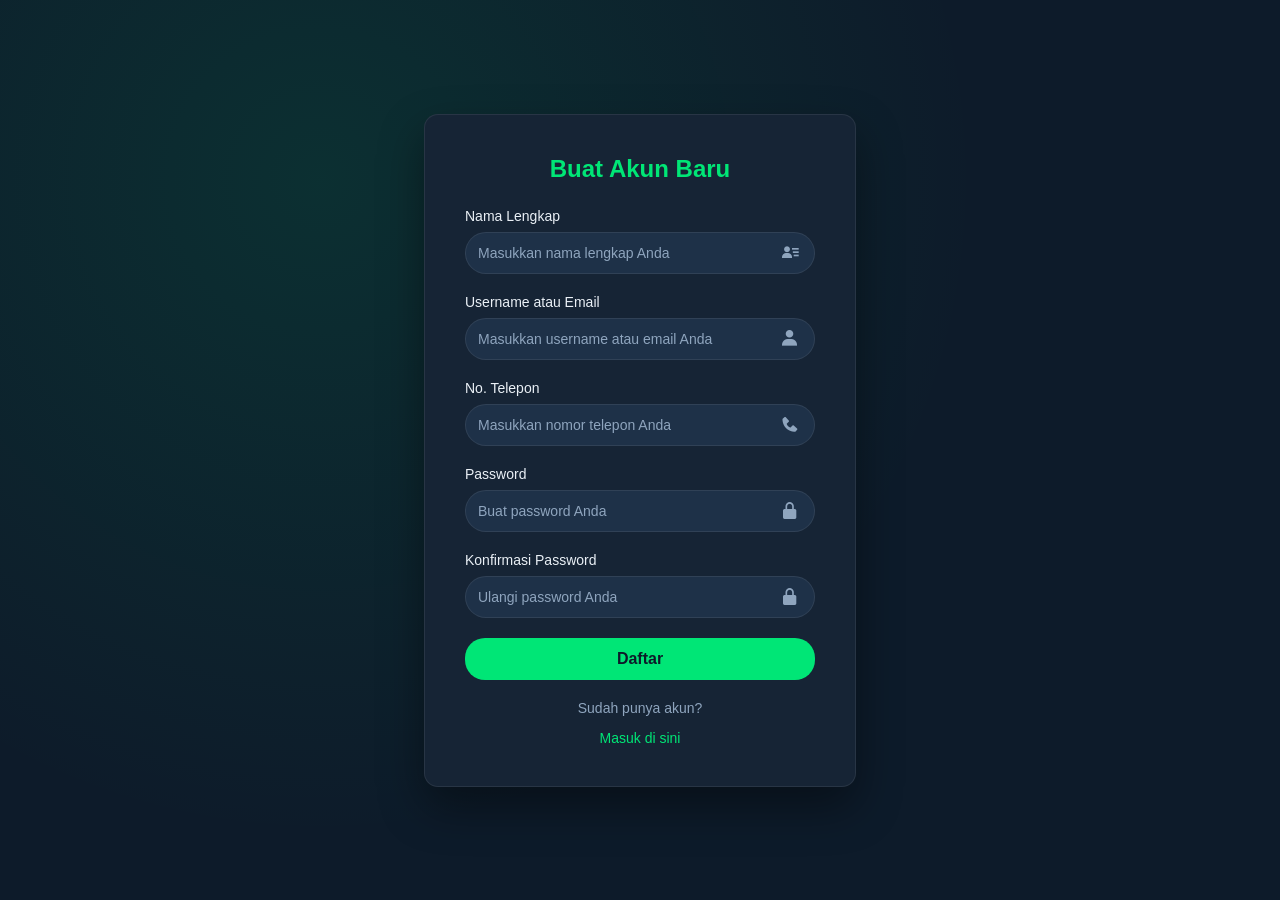
<file: daftar.html>
<!DOCTYPE html>
<html lang="id">
<head>
    <meta charset="UTF-8">
    <meta name="viewport" content="width=device-width, initial-scale=1.0">
    <title>Halaman Daftar</title>
    <link rel="stylesheet" href="login.css">
     <link href='https://unpkg.com/boxicons@2.1.4/css/boxicons.min.css' rel='stylesheet'>
</head>
<body>
    <script src="auth.js"></script>

    <div class="login-container">
        <h2>Buat Akun Baru</h2>
        <form id="formDaftar">
            <div class="form-group">
                <label for="nama">Nama Lengkap</label>
                <input type="text" id="nama" name="nama" required placeholder="Masukkan nama lengkap Anda">
                <i class='bx bxs-user-detail'></i>
            </div>
            <div class="form-group">
                <label for="username">Username atau Email</label>
                <input type="text" id="username" name="username" required placeholder="Masukkan username atau email Anda">
                <i class='bx bxs-user'></i>
            </div>
            <div class="form-group">
                <label for="telepon">No. Telepon</label>
                <input type="tel" id="telepon" name="telepon" required placeholder="Masukkan nomor telepon Anda">
                <i class='bx bxs-phone'></i>
            </div>
            <div class="form-group">
                <label for="password">Password</label>
                <input type="password" id="password" name="password" required minlength="6" placeholder="Buat password Anda">
                <i class='bx bxs-lock-alt'></i>
            </div>
            <div class="form-group">
                <label for="konfirmasi">Konfirmasi Password</label>
                <input type="password" id="konfirmasi" name="konfirmasi" required minlength="6" placeholder="Ulangi password Anda">
                <i class='bx bxs-lock-alt'></i>
            </div>
            <p id="pesanError" class="pesan-error" style="display:none;">Password dan konfirmasi tidak sama.</p>
            <button type="submit" class="btn-login">Daftar</button>
        </form>
        <div class="footer-text">
           <p>Sudah punya akun?</p><a href="login.html">Masuk di sini</a>
        </div>
    </div>

    <script>
        document.getElementById('formDaftar').addEventListener('submit', function (e) {
            e.preventDefault();

            const nama = document.getElementById('nama').value.trim();
            const username = document.getElementById('username').value.trim();
            const telepon = document.getElementById('telepon').value.trim();
            const password = document.getElementById('password').value;
            const konfirmasi = document.getElementById('konfirmasi').value;
            const pesanError = document.getElementById('pesanError');

            if (password !== konfirmasi) {
                pesanError.textContent = 'Password dan konfirmasi tidak sama.';
                pesanError.style.display = 'block';
                return;
            }

            const hasil = daftarkanUser({ nama, username, password, telepon });

            if (!hasil.sukses) {
                pesanError.textContent = hasil.pesan;
                pesanError.style.display = 'block';
                return;
            }

            pesanError.style.display = 'none';
            window.location.href = 'login.html';
        });
    </script>

</body>
</html>
</file>
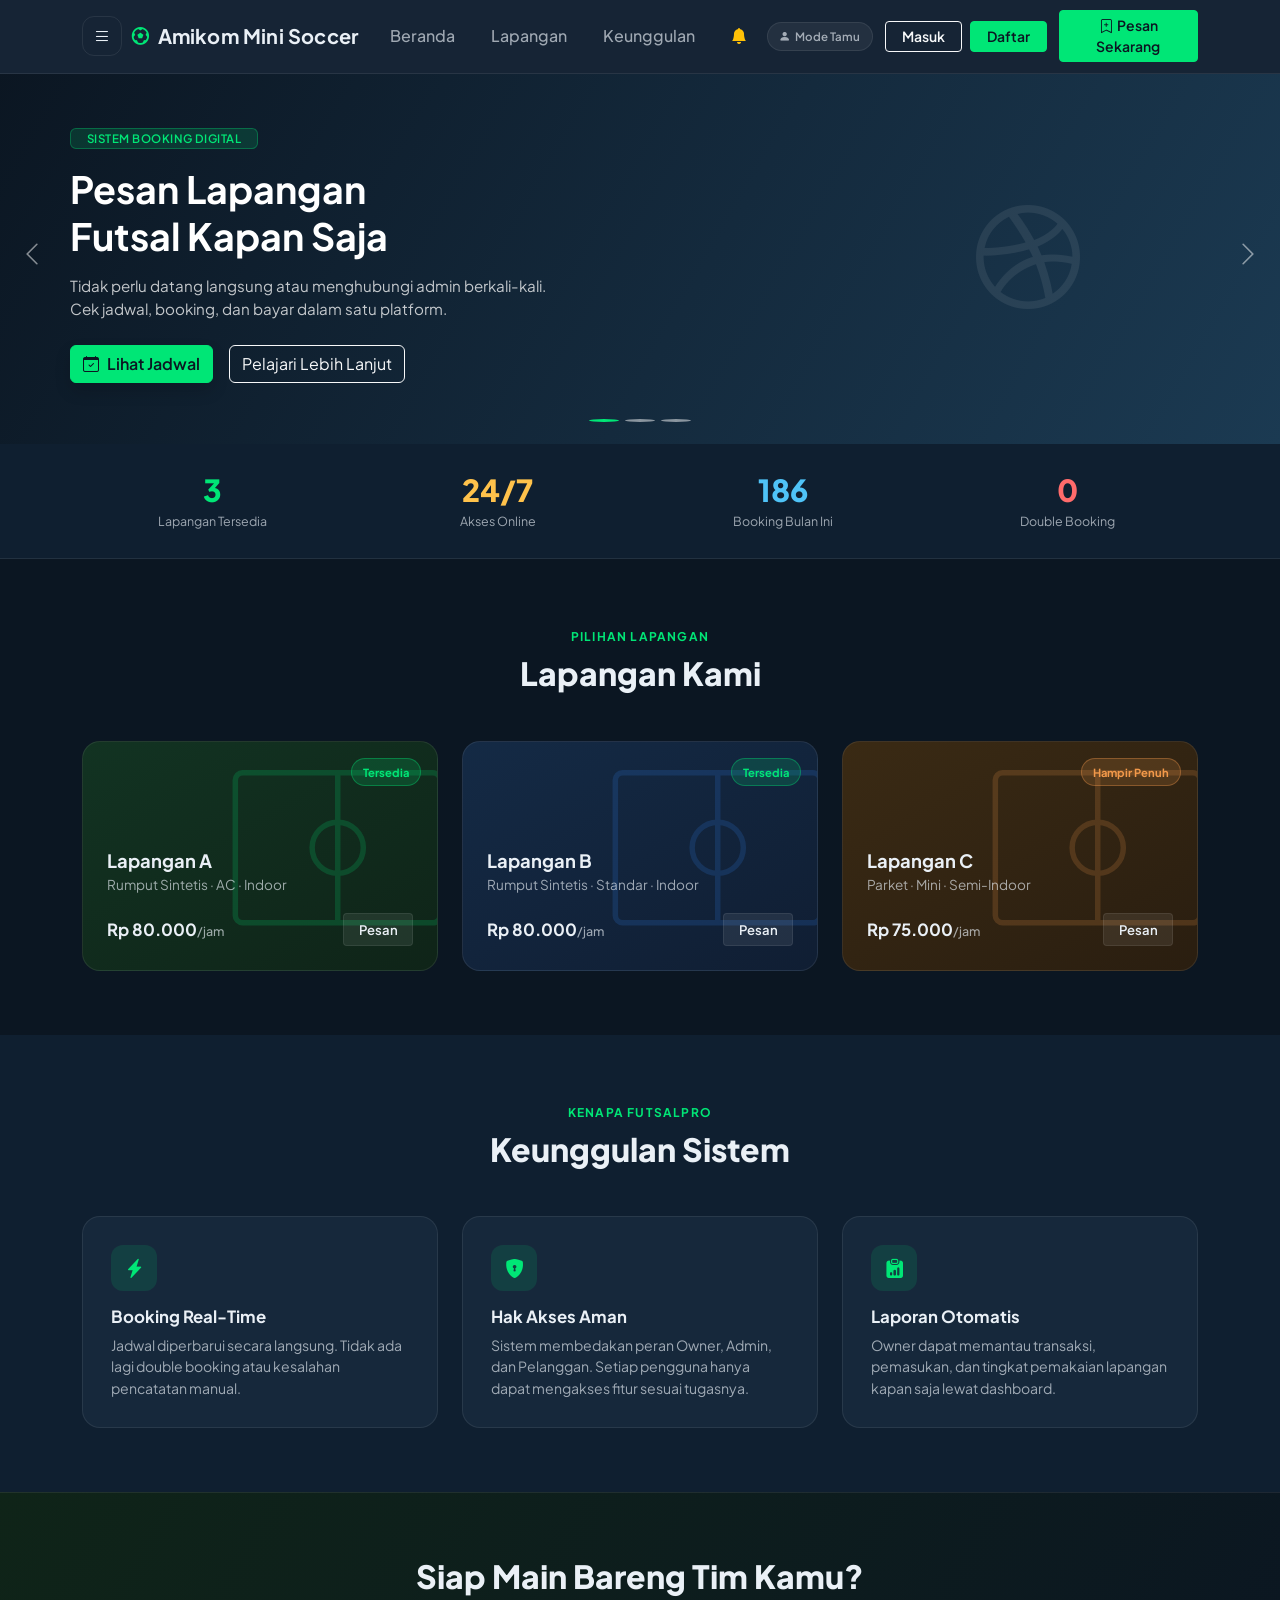
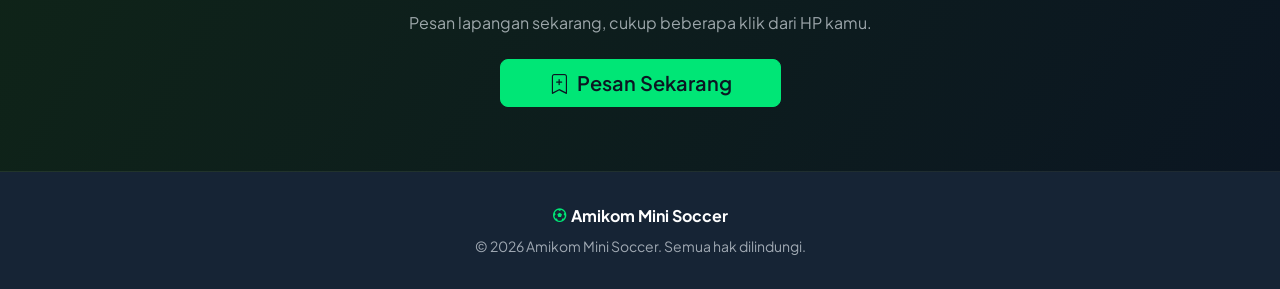
<file: index1.html>
<!DOCTYPE html>
<html lang="id">
<head>
    <meta charset="UTF-8">
    <meta name="viewport" content="width=device-width, initial-scale=1.0">
    <title>Amikom Mini Soccer — Booking Lapangan Futsal</title>

    <!--Google Fonts-->
    <link rel="preconnect" href="https://fonts.googleapis.com">
    <link rel="preconnect" href="https://fonts.gstatic.com" crossorigin>
    <link href="https://fonts.googleapis.com/css2?family=Plus+Jakarta+Sans:wght@400;500;600;700;800&display=swap" rel="stylesheet">

    <!--Bootstrap CSS-->
    <link href="https://cdn.jsdelivr.net/npm/bootstrap@5.3.3/dist/css/bootstrap.min.css" rel="stylesheet">

    <!--bootstrap icon-->
    <link href="https://cdn.jsdelivr.net/npm/bootstrap-icons@1.11.3/font/bootstrap-icons.min.css" rel="stylesheet">

    <link href='https://unpkg.com/boxicons@2.1.4/css/boxicons.min.css' rel='stylesheet'>

    <!--css-->
    <link rel="stylesheet" href="style1.css">
</head>
<body>

    <!-- ============ NAVBAR ============ -->
    <nav class="navbar navbar-expand-lg navbar-dark fixed-top shadow" id="mainNavbar">
        <div class="container">

            <!-- Sidebar toggle (hidden dropdown menu) -->
            <button class="btn btn-sidebar-toggle me-2" type="button" data-bs-toggle="offcanvas" data-bs-target="#sidebarMenu" aria-controls="sidebarMenu" aria-label="Buka menu">
                <i class="bi bi-list"></i>
            </button>

            <a class="navbar-brand fw-bold" href="#beranda">
                <i class="bx bx-football"></i> Amikom Mini Soccer
            </a>

            <button class="navbar-toggler border-0" type="button" data-bs-toggle="collapse" data-bs-target="#navCollapse" aria-controls="navCollapse" aria-label="Toggle navigation">
                <span class="navbar-toggler-icon"></span>
            </button>

            <div class="collapse navbar-collapse" id="navCollapse">
                <ul class="navbar-nav ms-auto align-items-lg-center gap-lg-1">
                    <li class="nav-item">
                        <a class="nav-link px-3" href="#beranda">Beranda</a>
                    </li>
                    <li class="nav-item">
                        <a class="nav-link px-3" href="#lapangan">Lapangan</a>
                    </li>
                    <li class="nav-item">
                        <a class="nav-link px-3" href="#keunggulan">Keunggulan</a>
                    </li>
                    <li class="nav-item">
                        <a class="nav-link px-3" href="#"><i class="bi bi-bell-fill text-warning"></i></a>
                    </li>

                    <!-- Guest indicator -->
                    <li class="nav-item d-flex align-items-center" id="guestBadgeWrap">
                        <span class="guest-badge" id="guestBadge"><i class="bi bi-person-fill me-1"></i>Mode Tamu</span>
                    </li>

                    <!-- ===== AUTH AREA — guest (default) ===== -->
                    <li class="nav-item ms-lg-2" id="navAuthGuest">
                        <div class="d-flex gap-2">
                            <button type="button" class="btn btn-sm btn-outline-light fw-semibold px-3" data-bs-toggle="modal" data-bs-target="#loginModal">
                                Masuk
                            </button>
                            <button type="button" class="btn btn-sm btn-accent fw-semibold px-3" data-bs-toggle="modal" data-bs-target="#signupModal">
                                Daftar
                            </button>
                        </div>
                    </li>

                    <!-- ===== AUTH AREA — logged in (hidden by default) ===== -->
                    <li class="nav-item dropdown ms-lg-2 d-none" id="navAuthUser">
                        <button class="btn btn-user-menu dropdown-toggle" type="button" data-bs-toggle="dropdown" aria-expanded="false">
                            <span class="avatar-circle avatar-sm" id="navUserInitials">?</span>
                            <span class="d-none d-md-inline ms-2" id="navUserName">Pengguna</span>
                        </button>
                        <ul class="dropdown-menu dropdown-menu-end dropdown-menu-dark">
                            <li><a class="dropdown-item" href="#"><i class="bi bi-person-fill me-2"></i>Profil &amp; Riwayat</a></li>
                            <li><a class="dropdown-item" href="#booking"><i class="bi bi-calendar-check me-2"></i>Booking Saya</a></li>
                            <li><hr class="dropdown-divider"></li>
                            <li><button type="button" class="dropdown-item" id="logoutBtn"><i class="bi bi-box-arrow-right me-2"></i>Keluar</button></li>
                        </ul>
                    </li>

                    <!--tombol cta-->
                    <li class="nav-item ms-lg-2">
                        <a class="btn btn-sm fw-semibold px-4 btn-accent js-require-auth" href="#booking">
                            <i class="bi bi-bookmark-plus me-1"></i>Pesan Sekarang
                        </a>
                    </li>
                </ul>
            </div>
        </div>
    </nav>

    <!-- ============ OFFCANVAS SIDEBAR (hidden, dropdown-style) ============ -->
    <div class="offcanvas offcanvas-start sidebar-menu" tabindex="-1" id="sidebarMenu" aria-labelledby="sidebarMenuLabel">
        <div class="offcanvas-header">
            <a href="#beranda" class="offcanvas-title fw-bold" id="sidebarMenuLabel">
                <i class="bx bx-football me-1"></i>FutsalPro
            </a>
            <button type="button" class="btn-close btn-close-white" data-bs-dismiss="offcanvas" aria-label="Close"></button>
        </div>
        <div class="offcanvas-body d-flex flex-column">

            <span class="sidebar-heading">Menu</span>
            <ul class="sidebar-nav">
                <li><a href="#beranda"><i class="bi bi-house-door-fill"></i>Beranda</a></li>
                <li><a href="jadwal.html"><i class="bi bi-calendar2-week-fill"></i>Jadwal Lapangan</a></li>
                <li><a href="pembayaran.html"><i class="bi bi-credit-card-fill"></i>Pembayaran</a></li>
            </ul>

            <span class="sidebar-heading">Admin</span>
            <ul class="sidebar-nav">
                <li><a href="#"><i class="bi bi-bar-chart-fill"></i>Laporan <span class="dot-badge"></span></a></li>
            </ul>

            <span class="sidebar-heading">Akun</span>
            <ul class="sidebar-nav">
                <li><a href="#"><i class="bi bi-person-fill"></i>Profil &amp; Riwayat</a></li>
            </ul>

            <!-- Guest profile (default) -->
            <div class="sidebar-profile mt-auto" id="sidebarProfileGuest">
                <div class="avatar-circle avatar-guest"><i class="bi bi-person"></i></div>
                <div class="flex-grow-1">
                    <div class="fw-semibold small text-white">Tamu</div>
                    <div class="text-muted-soft small">Belum masuk</div>
                </div>
                <button type="button" class="btn btn-sm btn-accent" data-bs-toggle="modal" data-bs-target="#loginModal" data-bs-dismiss="offcanvas">Masuk</button>
            </div>

            <!-- Logged-in profile (hidden until user masuk/daftar) -->
            <div class="sidebar-profile mt-auto d-none" id="sidebarProfileUser">
                <div class="avatar-circle" id="sidebarUserInitials">?</div>
                <div class="flex-grow-1">
                    <div class="fw-semibold small text-white" id="sidebarUserName">Pengguna</div>
                    <div class="text-muted-soft small">Pelanggan</div>
                </div>
                <button type="button" class="btn btn-sm btn-field" id="sidebarLogoutBtn">Keluar</button>
            </div>
        </div>
    </div>

    <!-- ============ HERO CAROUSEL (compact) ============ -->
    <div id="heroCarousel" class="carousel slide carousel-fade hero-carousel" data-bs-ride="carousel" data-bs-interval="4500">

        <div class="carousel-inner">

            <!--Slide 1-->
            <div class="carousel-item active slide-1">
                <div class="container slide-content">
                    <div class="row align-items-center h-100">
                        <div class="col-lg-8">
                            <span class="badge eyebrow-badge mb-3 px-3">Sistem Booking Digital</span>
                            <h1 class="fw-bold text-white lh-sm mb-3">
                                Pesan Lapangan<br>Futsal Kapan Saja
                            </h1>
                            <p class="text-white text-opacity-75 mb-4 slide-desc">
                                Tidak perlu datang langsung atau menghubungi admin berkali-kali. Cek jadwal, booking, dan bayar dalam satu platform.
                            </p>
                            <div class="d-flex flex-wrap gap-3">
                                <a href="#lapangan" class="btn fw-semibold shadow btn-accent">
                                    <i class="bi bi-calendar-check me-2"></i>Lihat Jadwal
                                </a>
                                <a href="#keunggulan" class="btn btn-outline-light">Pelajari Lebih Lanjut</a>
                            </div>
                        </div>
                        <div class="col-lg-4 d-none d-lg-flex justify-content-center">
                            <i class="bi bi-dribbble slide-icon"></i>
                        </div>
                    </div>
                </div>
            </div>

            <!--slide 2-->
            <div class="carousel-item slide-2">
                <div class="container slide-content">
                    <div class="row align-items-center h-100">
                        <div class="col-lg-8">
                            <span class="badge eyebrow-badge mb-3 px-3">Fasilitas Lengkap</span>
                            <h1 class="fw-bold text-white lh-sm mb-3">
                                3 Lapangan Siap<br>Untuk Tim Kamu
                            </h1>
                            <p class="text-white text-opacity-75 mb-4 slide-desc">
                                Rumput sintetis, sirkulasi udara nyaman, dan pencahayaan malam untuk pengalaman bermain terbaik.
                            </p>
                            <a href="#lapangan" class="btn fw-semibold shadow btn-accent">
                                <i class="bi bi-grid-3x3-gap-fill me-2"></i>Lihat Lapangan
                            </a>
                        </div>
                        <div class="col-lg-4 d-none d-lg-flex justify-content-center">
                            <i class="bi bi-flag-fill slide-icon"></i>
                        </div>
                    </div>
                </div>
            </div>

            <!--slide 3-->
            <div class="carousel-item slide-3">
                <div class="container slide-content">
                    <div class="row align-items-center h-100">
                        <div class="col-lg-8">
                            <span class="badge eyebrow-badge mb-3 px-3">Cepat &amp; Aman</span>
                            <h1 class="fw-bold text-white lh-sm mb-3">
                                Booking dan Bayar<br>Cukup Dalam 1 Menit
                            </h1>
                            <p class="text-white text-opacity-75 mb-4 slide-desc">
                                Pantau status booking secara real-time, tanpa risiko jadwal bentrok atau double booking.
                            </p>
                            <a href="#booking" class="btn fw-semibold shadow btn-accent js-require-auth">
                                <i class="bi bi-lightning-charge-fill me-2"></i>Mulai Booking
                            </a>
                        </div>
                        <div class="col-lg-4 d-none d-lg-flex justify-content-center">
                            <i class="bi bi-phone-fill slide-icon"></i>
                        </div>
                    </div>
                </div>
            </div>

        </div>

        <div class="carousel-indicators hero-indicators">
            <button type="button" data-bs-target="#heroCarousel" data-bs-slide-to="0" class="active" aria-current="true"></button>
            <button type="button" data-bs-target="#heroCarousel" data-bs-slide-to="1"></button>
            <button type="button" data-bs-target="#heroCarousel" data-bs-slide-to="2"></button>
        </div>

        <button class="carousel-control-prev" type="button" data-bs-target="#heroCarousel" data-bs-slide="prev">
            <span class="carousel-control-prev-icon"></span>
        </button>
        <button class="carousel-control-next" type="button" data-bs-target="#heroCarousel" data-bs-slide="next">
            <span class="carousel-control-next-icon"></span>
        </button>
    </div>

    <!-- ============ STATS STRIP ============ -->
    <section class="stats-strip">
        <div class="container">
            <div class="row g-3 g-md-4">
                <div class="col-6 col-md-3">
                    <div class="stat-card">
                        <div class="stat-number text-accent" data-count="3">0</div>
                        <div class="stat-label">Lapangan Tersedia</div>
                    </div>
                </div>
                <div class="col-6 col-md-3">
                    <div class="stat-card">
                        <div class="stat-number text-warning-soft">24/7</div>
                        <div class="stat-label">Akses Online</div>
                    </div>
                </div>
                <div class="col-6 col-md-3">
                    <div class="stat-card">
                        <div class="stat-number text-info-soft" data-count="186">0</div>
                        <div class="stat-label">Booking Bulan Ini</div>
                    </div>
                </div>
                <div class="col-6 col-md-3">
                    <div class="stat-card">
                        <div class="stat-number text-danger-soft" data-count="0">0</div>
                        <div class="stat-label">Double Booking</div>
                    </div>
                </div>
            </div>
        </div>
    </section>

    <!-- ============ LAPANGAN KAMI ============ -->
    <section id="lapangan" class="section-lapangan">
        <div class="container">
            <div class="text-center mb-5">
                <span class="section-eyebrow">Pilihan Lapangan</span>
                <h2 class="section-title">Lapangan Kami</h2>
            </div>

            <div class="row g-4">

                <!-- Lapangan A -->
                <div class="col-md-4">
                    <div class="field-card field-card-green">
                        <span class="field-badge badge-tersedia">Tersedia</span>
                        <svg class="field-pitch" viewBox="0 0 120 90" xmlns="http://www.w3.org/2000/svg">
                            <rect x="4" y="4" width="112" height="82" rx="4" fill="none" stroke="currentColor" stroke-width="3"/>
                            <line x1="60" y1="4" x2="60" y2="86" stroke="currentColor" stroke-width="3"/>
                            <circle cx="60" cy="45" r="14" fill="none" stroke="currentColor" stroke-width="3"/>
                        </svg>
                        <div class="field-card-body">
                            <h3 class="field-name">Lapangan A</h3>
                            <p class="field-desc">Rumput Sintetis · AC · Indoor</p>
                            <div class="field-footer">
                                <div class="field-price">Rp 80.000<span>/jam</span></div>
                                <a href="#booking" class="btn btn-sm btn-field js-require-auth">Pesan</a>
                            </div>
                        </div>
                    </div>
                </div>

                <!-- Lapangan B -->
                <div class="col-md-4">
                    <div class="field-card field-card-blue">
                        <span class="field-badge badge-tersedia">Tersedia</span>
                        <svg class="field-pitch" viewBox="0 0 120 90" xmlns="http://www.w3.org/2000/svg">
                            <rect x="4" y="4" width="112" height="82" rx="4" fill="none" stroke="currentColor" stroke-width="3"/>
                            <line x1="60" y1="4" x2="60" y2="86" stroke="currentColor" stroke-width="3"/>
                            <circle cx="60" cy="45" r="14" fill="none" stroke="currentColor" stroke-width="3"/>
                        </svg>
                        <div class="field-card-body">
                            <h3 class="field-name">Lapangan B</h3>
                            <p class="field-desc">Rumput Sintetis · Standar · Indoor</p>
                            <div class="field-footer">
                                <div class="field-price">Rp 80.000<span>/jam</span></div>
                                <a href="#booking" class="btn btn-sm btn-field js-require-auth">Pesan</a>
                            </div>
                        </div>
                    </div>
                </div>

                <!-- Lapangan C -->
                <div class="col-md-4">
                    <div class="field-card field-card-orange">
                        <span class="field-badge badge-hampir-penuh">Hampir Penuh</span>
                        <svg class="field-pitch" viewBox="0 0 120 90" xmlns="http://www.w3.org/2000/svg">
                            <rect x="4" y="4" width="112" height="82" rx="4" fill="none" stroke="currentColor" stroke-width="3"/>
                            <line x1="60" y1="4" x2="60" y2="86" stroke="currentColor" stroke-width="3"/>
                            <circle cx="60" cy="45" r="14" fill="none" stroke="currentColor" stroke-width="3"/>
                        </svg>
                        <div class="field-card-body">
                            <h3 class="field-name">Lapangan C</h3>
                            <p class="field-desc">Parket · Mini · Semi-Indoor</p>
                            <div class="field-footer">
                                <div class="field-price">Rp 75.000<span>/jam</span></div>
                                <a href="#booking" class="btn btn-sm btn-field js-require-auth">Pesan</a>
                            </div>
                        </div>
                    </div>
                </div>

            </div>
        </div>
    </section>

    <!-- ============ KEUNGGULAN SISTEM ============ -->
    <section id="keunggulan" class="section-keunggulan">
        <div class="container">
            <div class="text-center mb-5">
                <span class="section-eyebrow">Kenapa FutsalPro</span>
                <h2 class="section-title">Keunggulan Sistem</h2>
            </div>

            <div class="row g-4">
                <div class="col-md-4">
                    <div class="feature-card">
                        <div class="feature-icon"><i class="bi bi-lightning-charge-fill"></i></div>
                        <h3 class="feature-title">Booking Real-Time</h3>
                        <p class="feature-desc">Jadwal diperbarui secara langsung. Tidak ada lagi double booking atau kesalahan pencatatan manual.</p>
                    </div>
                </div>
                <div class="col-md-4">
                    <div class="feature-card">
                        <div class="feature-icon"><i class="bi bi-shield-lock-fill"></i></div>
                        <h3 class="feature-title">Hak Akses Aman</h3>
                        <p class="feature-desc">Sistem membedakan peran Owner, Admin, dan Pelanggan. Setiap pengguna hanya dapat mengakses fitur sesuai tugasnya.</p>
                    </div>
                </div>
                <div class="col-md-4">
                    <div class="feature-card">
                        <div class="feature-icon"><i class="bi bi-clipboard-data-fill"></i></div>
                        <h3 class="feature-title">Laporan Otomatis</h3>
                        <p class="feature-desc">Owner dapat memantau transaksi, pemasukan, dan tingkat pemakaian lapangan kapan saja lewat dashboard.</p>
                    </div>
                </div>
            </div>
        </div>
    </section>

    <!-- ============ CTA / BOOKING ============ -->
    <section id="booking" class="section-cta">
        <div class="container text-center">
            <h2 class="section-title mb-3">Siap Main Bareng Tim Kamu?</h2>
            <p class="text-muted-soft mb-4">Pesan lapangan sekarang, cukup beberapa klik dari HP kamu.</p>
            <a href="#" class="btn btn-lg btn-accent px-5 fw-semibold js-require-auth" data-auth-action="confirm">
                <i class="bi bi-bookmark-plus me-2"></i>Pesan Sekarang
            </a>
        </div>
    </section>

    <!-- ============ FOOTER ============ -->
    <footer class="site-footer">
        <div class="container text-center">
            <div class="fw-bold text-white mb-2"><i class="bx bx-football"></i> Amikom Mini Soccer</div>
            <p class="text-muted-soft small mb-0">&copy; 2026 Amikom Mini Soccer. Semua hak dilindungi.</p>
        </div>
    </footer>

    <!-- ============ LOGIN MODAL ============ -->
    <div class="modal fade" id="loginModal" tabindex="-1" aria-labelledby="loginModalLabel" aria-hidden="true">
        <div class="modal-dialog modal-dialog-centered">
            <div class="modal-content auth-modal">
                <div class="modal-header border-0">
                    <h5 class="modal-title" id="loginModalLabel">Masuk ke Akun Anda</h5>
                    <button type="button" class="btn-close btn-close-white" data-bs-dismiss="modal" aria-label="Close"></button>
                </div>
                <div class="modal-body">
                    <p class="text-muted-soft small mb-4">Masuk untuk melanjutkan booking. Tanpa akun, kamu tetap bisa menjelajahi jadwal sebagai tamu.</p>
                    <form id="loginForm" novalidate>
                        <div class="mb-3">
                            <label class="form-label small">Email</label>
                            <input type="email" class="form-control auth-input" id="loginEmail" placeholder="nama@email.com" required>
                        </div>
                        <div class="mb-3">
                            <label class="form-label small">Kata Sandi</label>
                            <input type="password" class="form-control auth-input" id="loginPassword" placeholder="••••••••" required minlength="6">
                        </div>
                        <button type="submit" class="btn btn-accent w-100 fw-semibold">Masuk</button>
                    </form>
                    <p class="text-center small text-muted-soft mt-4 mb-0">
                        Belum punya akun?
                        <a href="#" class="link-accent" id="goToSignup">Daftar di sini</a>
                    </p>
                </div>
            </div>
        </div>
    </div>

    <!-- ============ SIGNUP MODAL ============ -->
    <div class="modal fade" id="signupModal" tabindex="-1" aria-labelledby="signupModalLabel" aria-hidden="true">
        <div class="modal-dialog modal-dialog-centered">
            <div class="modal-content auth-modal">
                <div class="modal-header border-0">
                    <h5 class="modal-title" id="signupModalLabel">Buat Akun Baru</h5>
                    <button type="button" class="btn-close btn-close-white" data-bs-dismiss="modal" aria-label="Close"></button>
                </div>
                <div class="modal-body">
                    <p class="text-muted-soft small mb-4">Daftar sekali untuk booking lebih cepat dan menyimpan riwayat penyewaan lapangan.</p>
                    <form id="signupForm" novalidate>
                        <div class="mb-3">
                            <label class="form-label small">Nama Lengkap</label>
                            <input type="text" class="form-control auth-input" id="signupName" placeholder="Nama kamu" required>
                        </div>
                        <div class="mb-3">
                            <label class="form-label small">Email</label>
                            <input type="email" class="form-control auth-input" id="signupEmail" placeholder="nama@email.com" required>
                        </div>
                        <div class="mb-3">
                            <label class="form-label small">Kata Sandi</label>
                            <input type="password" class="form-control auth-input" id="signupPassword" placeholder="••••••••" required minlength="6">
                        </div>
                        <button type="submit" class="btn btn-accent w-100 fw-semibold">Daftar</button>
                    </form>
                    <p class="text-center small text-muted-soft mt-4 mb-0">
                        Sudah punya akun?
                        <a href="#" class="link-accent" id="goToLogin">Masuk di sini</a>
                    </p>
                </div>
            </div>
        </div>
    </div>

    <script src="https://cdn.jsdelivr.net/npm/bootstrap@5.3.3/dist/js/bootstrap.bundle.min.js"></script>
    <script src="script1.js"></script>
</body>
</html>
</file>
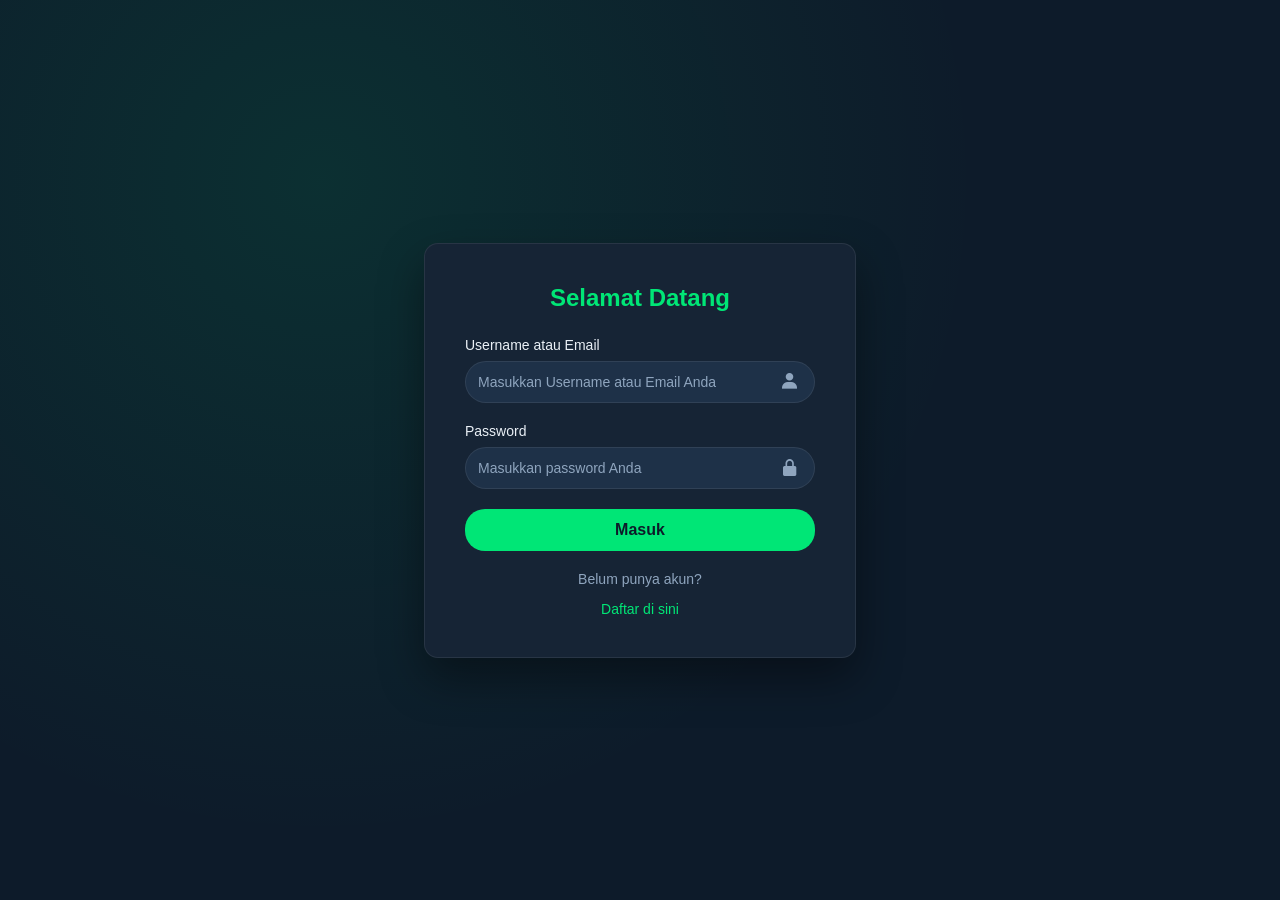
<file: jadwal.html>
<!DOCTYPE html>
<html lang="id">
<head>
    <meta charset="UTF-8">
    <meta name="viewport" content="width=device-width, initial-scale=1.0">
    <title>Dashboard Vanguard Sports (Interactive & Responsive)</title>
    
    <link href="https://cdn.jsdelivr.net/npm/bootstrap@5.3.3/dist/css/bootstrap.min.css" rel="stylesheet">
    <link href="https://cdn.jsdelivr.net/npm/bootstrap-icons@1.11.3/font/bootstrap-icons.min.css" rel="stylesheet">
    <link href="https://cdn.jsdelivr.net/npm/boxicons@2.1.4/css/boxicons.min.css" rel="stylesheet">
    
    <link rel="stylesheet" href="jadwal.css">
    <link rel="stylesheet" href="shared-navbar.css">
</head>

<body class="d-flex flex-column flex-lg-row">
    <script src="auth.js"></script>

    <!-- ============ NAVBAR ============ -->
    <nav class="navbar navbar-expand-lg navbar-dark fixed-top shadow" id="mainNavbar">
        <div class="container">
            <button class="btn btn-sidebar-toggle me-2" type="button" data-bs-toggle="offcanvas" data-bs-target="#sidebarMenu" aria-controls="sidebarMenu" aria-label="Buka menu">
                <i class="bi bi-list"></i>
            </button>

            <a class="navbar-brand fw-bold" href="beranda.html">
                <i class="bx bx-football"></i> Vanguard Sports
            </a>

            <div class="d-flex align-items-center gap-2 ms-auto">
                <a class="nav-link px-2" href="#"><i class="bi bi-bell-fill text-warning"></i></a>
                <div class="dropdown">
                    <button class="btn btn-user-menu dropdown-toggle" type="button" data-bs-toggle="dropdown" aria-expanded="false">
                        <span class="avatar-circle avatar-sm" id="navUserInitials">J</span>
                        <span class="d-none d-md-inline ms-2" id="navUserName">Pengguna</span>
                    </button>
                    <ul class="dropdown-menu dropdown-menu-end dropdown-menu-dark">
                        <li><a class="dropdown-item" href="profil.html"><i class="bi bi-person-fill me-2"></i>Profil &amp; Riwayat</a></li>
                        <li><hr class="dropdown-divider"></li>
                        <li><a class="dropdown-item" href="#" id="navLogoutBtn"><i class="bi bi-box-arrow-right me-2"></i>Keluar</a></li>
                    </ul>
                </div>
            </div>
        </div>
    </nav>

    <!-- ============ OFFCANVAS SIDEBAR ============ -->
    <div class="offcanvas offcanvas-start sidebar-menu" tabindex="-1" id="sidebarMenu" aria-labelledby="sidebarMenuLabel">
        <div class="offcanvas-header">
            <a href="#beranda" class="offcanvas-title fw-bold" id="sidebarMenuLabel">
                <i class="bx bx-football me-1"></i>Vanguard Sports
            </a>
            <button type="button" class="btn-close btn-close-white" data-bs-dismiss="offcanvas" aria-label="Close"></button>
        </div>
        <div class="offcanvas-body d-flex flex-column">

            <span class="sidebar-heading">Menu</span>
            <ul class="sidebar-nav">
                <li><a href="beranda.html"><i class="bi bi-house-door-fill"></i>Beranda</a></li>
                <li><a href="jadwal.html"><i class="bi bi-calendar2-week-fill"></i>Jadwal Lapangan</a></li>
                <li><a href="pembayaran.html"><i class="bi bi-credit-card-fill"></i>Pembayaran</a></li>
            </ul>


            <span class="sidebar-heading">Akun</span>
            <ul class="sidebar-nav">
                <li><a href="profil.html"><i class="bi bi-person-fill"></i>Profil &amp; Riwayat</a></li>
            </ul>

            <div class="sidebar-profile mt-auto">
                <div class="avatar-circle" id="sidebarUserInitials">J</div>
                <div class="flex-grow-1">
                    <div class="fw-semibold small text-white" id="sidebarUserName">Pengguna</div>
                    <div class="text-muted-soft small">Pelanggan</div>
                </div>
                <button type="button" class="btn btn-sm btn-field" id="sidebarLogoutBtn">Keluar</button>
            </div>
        </div>
    </div>

    <main class="flex-grow-1 p-4 overflow-auto hide-scroll main-content">
        <div class="d-flex flex-column flex-sm-row justify-content-between align-items-start align-items-sm-center mb-4 gap-3">
            <h3 class="fw-bold text-white m-0">Jadwal Lapangan</h3>
            <div class="bg-panel px-3 py-2 rounded border border-panel text-secondary position-relative" style="font-size: 14px; cursor: pointer;" id="tanggalWrapper">
                <i class="bi bi-calendar-event me-2"></i><span id="tanggalDisplay">Rabu, 15 Juni 2026</span>
                <input type="date" id="tanggalInput" class="position-absolute top-0 start-0 w-100 h-100" style="opacity: 0; pointer-events: none; border: 0;">
            </div>
        </div>
        
        <div class="overflow-x-auto pb-3">
            <div class="grid-schedule">
                <div class="slot slot-header border-bottom border-panel">Jam</div>
                <div class="slot slot-header border-bottom border-panel">Lapangan A</div>
                <div class="slot slot-header border-bottom border-panel">Lapangan B</div>
                <div class="slot slot-header border-bottom border-panel">Lapangan C</div>
                
                <div class="slot slot-header d-flex align-items-center justify-content-center">07:00</div>
                <div class="slot tersedia" data-lap="A" data-jam="07:00">Tersedia</div>
                <div class="slot tersedia" data-lap="B" data-jam="07:00">Tersedia</div>
                <div class="slot tersedia" data-lap="C" data-jam="07:00">Tersedia</div>

                <div class="slot slot-header d-flex align-items-center justify-content-center">08:00</div>
                <div class="slot tersedia" data-lap="A" data-jam="08:00">Tersedia</div>
                <div class="slot tersedia" data-lap="B" data-jam="08:00">Tersedia</div>
                <div class="slot tersedia" data-lap="C" data-jam="08:00">Tersedia</div>

                <div class="slot slot-header d-flex align-items-center justify-content-center">09:00</div>
                <div class="slot tersedia" data-lap="A" data-jam="09:00">Tersedia</div>
                <div class="slot tersedia" data-lap="B" data-jam="09:00">Tersedia</div>
                <div class="slot tersedia" data-lap="C" data-jam="09:00">Tersedia</div>

                <div class="slot slot-header d-flex align-items-center justify-content-center">10:00</div>
                <div class="slot tersedia" data-lap="A" data-jam="10:00">Tersedia</div>
                <div class="slot tersedia" data-lap="B" data-jam="10:00">Tersedia</div>
                <div class="slot tersedia" data-lap="C" data-jam="10:00">Tersedia</div>
                
                <div class="slot slot-header d-flex align-items-center justify-content-center">11:00</div>
                <div class="slot tersedia" data-lap="A" data-jam="11:00">Tersedia</div>
                 <div class="slot tersedia" data-lap="B" data-jam="11:00">Tersedia</div>
                <div class="slot tersedia" data-lap="C" data-jam="11:00">Tersedia</div>
                
                <div class="slot slot-header d-flex align-items-center justify-content-center">12:00</div>
                <div class="slot tersedia" data-lap="A" data-jam="12:00">Tersedia</div>
                <div class="slot tersedia" data-lap="B" data-jam="12:00">Tersedia</div>
                <div class="slot tersedia" data-lap="C" data-jam="12:00">Tersedia</div>
                
                <div class="slot slot-header d-flex align-items-center justify-content-center">13:00</div>
                <div class="slot tersedia" data-lap="A" data-jam="13:00">Tersedia</div>
                <div class="slot tersedia" data-lap="B" data-jam="13:00">Tersedia</div>
                <div class="slot tersedia" data-lap="C" data-jam="13:00">Tersedia</div>

                <div class="slot slot-header d-flex align-items-center justify-content-center">14:00</div>
                <div class="slot tersedia" data-lap="A" data-jam="14:00">Tersedia</div>
                <div class="slot tersedia" data-lap="B" data-jam="14:00">Tersedia</div>
                <div class="slot tersedia" data-lap="C" data-jam="14:00">Tersedia</div>

                <div class="slot slot-header d-flex align-items-center justify-content-center">15:00</div>
                <div class="slot tersedia" data-lap="A" data-jam="15:00">Tersedia</div>
                <div class="slot tersedia" data-lap="B" data-jam="15:00">Tersedia</div>
                <div class="slot tersedia" data-lap="C" data-jam="15:00">Tersedia</div>

                <div class="slot slot-header d-flex align-items-center justify-content-center">16:00</div>
                <div class="slot tersedia" data-lap="A" data-jam="16:00">Tersedia</div>
                <div class="slot tersedia" data-lap="B" data-jam="16:00">Tersedia</div>
                <div class="slot tersedia" data-lap="C" data-jam="16:00">Tersedia</div>

                <div class="slot slot-header d-flex align-items-center justify-content-center">17:00</div>
                <div class="slot tersedia" data-lap="A" data-jam="17:00">Tersedia</div>
                <div class="slot tersedia" data-lap="B" data-jam="17:00">Tersedia</div>
                <div class="slot tersedia" data-lap="C" data-jam="17:00">Tersedia</div>

                <div class="slot slot-header d-flex align-items-center justify-content-center">18:00</div>
                <div class="slot tersedia" data-lap="A" data-jam="18:00">Tersedia</div>
                <div class="slot tersedia" data-lap="B" data-jam="18:00">Tersedia</div>
                <div class="slot tersedia" data-lap="C" data-jam="18:00">Tersedia</div>

                <div class="slot slot-header d-flex align-items-center justify-content-center">19:00</div>
                <div class="slot tersedia" data-lap="A" data-jam="19:00">Tersedia</div>
                <div class="slot tersedia" data-lap="B" data-jam="19:00">Tersedia</div>
                <div class="slot tersedia" data-lap="C" data-jam="19:00">Tersedia</div>

                <div class="slot slot-header d-flex align-items-center justify-content-center">20:00</div>
                <div class="slot tersedia" data-lap="A" data-jam="20:00">Tersedia</div>
                <div class="slot tersedia" data-lap="B" data-jam="20:00">Tersedia</div>
                <div class="slot tersedia" data-lap="C" data-jam="20:00">Tersedia</div>

                <div class="slot slot-header d-flex align-items-center justify-content-center">21:00</div>
                <div class="slot tersedia" data-lap="A" data-jam="21:00">Tersedia</div>
                <div class="slot tersedia" data-lap="B" data-jam="21:00">Tersedia</div>
                <div class="slot tersedia" data-lap="C" data-jam="21:00">Tersedia</div>

                <div class="slot slot-header d-flex align-items-center justify-content-center">22:00</div>
                <div class="slot tersedia" data-lap="A" data-jam="22:00">Tersedia</div>
                <div class="slot tersedia" data-lap="B" data-jam="22:00">Tersedia</div>
                <div class="slot tersedia" data-lap="C" data-jam="22:00">Tersedia</div>

                <div class="slot slot-header d-flex align-items-center justify-content-center">23:00</div>
                <div class="slot tersedia" data-lap="A" data-jam="23:00">Tersedia</div>
                <div class="slot tersedia" data-lap="B" data-jam="23:00">Tersedia</div>
                <div class="slot tersedia" data-lap="C" data-jam="23:00">Tersedia</div>

                <div class="slot slot-header d-flex align-items-center justify-content-center">24:00</div>
                <div class="slot tersedia" data-lap="A" data-jam="24:00">Tersedia</div>
                <div class="slot tersedia" data-lap="B" data-jam="24:00">Tersedia</div>
                <div class="slot tersedia" data-lap="C" data-jam="24:00">Tersedia</div>
                
                </div>
        </div>
    </main>

    <aside class="bg-panel border-start border-panel p-4 flex-shrink-0 d-flex flex-column overflow-auto hide-scroll sidebar-right">
        <h4 class="fw-bold text-white mb-4 d-flex align-items-center gap-2">
            <i class="bi bi-pencil-square text-emerald"></i> Form Booking
        </h4>
        
        <div class="mb-3">
            <label class="form-label text-secondary text-uppercase fw-semibold" style="font-size: 12px;">Nama Pelanggan</label>
            <input type="text" class="form-control" placeholder="Masukkan nama...">
        </div>

        <div class="mb-3">
            <label class="form-label text-secondary text-uppercase fw-semibold" style="font-size: 12px;">Nomor Telepon</label>
            <input type="text" class="form-control" placeholder="08...">
        </div>
        
        <div class="mb-3">
            <label class="form-label text-secondary text-uppercase fw-semibold" style="font-size: 12px;">Pilih Lapangan</label>
            <select class="form-select" id="input-lapangan">
                <option value="80000" data-nama="Lapangan A" data-lap="A">Lapangan A - Rp 80.000/jam</option>
                <option value="70000" data-nama="Lapangan B" data-lap="B">Lapangan B - Rp 70.000/jam</option>
                <option value="60000" data-nama="Lapangan C" data-lap="C">Lapangan C - Rp 60.000/jam</option>
            </select>
        </div>

        <div class="mb-4">
            <label class="form-label text-secondary text-uppercase fw-semibold" style="font-size: 12px;">Durasi (Jam)</label>
            <input type="number" class="form-control" id="input-durasi" placeholder="Pilih slot di jadwal" min="0" value="0" readonly>
            <div class="form-text text-secondary" style="font-size: 11px;">Otomatis mengikuti jumlah slot yang dipilih di papan jadwal.</div>
        </div>

        <div class="card bg-transparent border-panel mb-4">
            <div class="card-body p-3">
                <div class="d-flex justify-content-between mb-2" style="font-size: 14px;">
                    <span class="text-secondary">Lapangan</span>
                    <strong class="text-white" id="out-lapangan">Lapangan A</strong>
                </div>
                <div class="d-flex justify-content-between mb-2" style="font-size: 14px;">
                    <span class="text-secondary">Jam</span>
                    <strong class="text-white" id="out-jam">— (pilih slot)</strong>
                </div>
                <div class="d-flex justify-content-between mb-2" style="font-size: 14px;">
                    <span class="text-secondary">Tanggal</span>
                    <strong class="text-white" id="out-tanggal">Rabu, 15 Juni 2026</strong>
                </div>
                <div class="d-flex justify-content-between mb-3" style="font-size: 14px;">
                    <span class="text-secondary">Durasi</span>
                    <strong class="text-white" id="out-durasi">2 Jam</strong> 
                </div>

                <hr class="border-secondary opacity-25">

                <div class="d-flex justify-content-between align-items-center mt-3">
                    <span class="text-secondary" style="font-size: 14px;">Total Bayar</span>
                    <strong class="text-emerald fs-4" id="out-total">Rp 160.000</strong>
                </div>
            </div>
        </div>

       <button type="button" class="btn btn-emerald w-100 py-2 mb-4 d-flex justify-content-center align-items-center gap-2" id="btn-submit">
            Lanjut ke Pembayaran <i class="bi bi-arrow-right"></i>
        </button>

        <div class="tips-box p-3 border border-panel rounded-3 d-flex gap-2 align-items-start mt-auto">
            <i class="bi bi-lightbulb-fill text-warning mt-1"></i>
            <p class="text-secondary mb-0" style="font-size: 12px; line-height: 1.6;">
                <span class="text-emerald fw-bold">Tips:</span> Klik slot <b>Tersedia</b> di papan jadwal untuk memilih jam. Klik lagi untuk membatalkan. Setelah booking berhasil dikirim, slot yang dipilih akan otomatis berubah jadi <b>Terisi</b> dan tidak bisa dipilih lagi.
            </p>
        </div>
    </aside>

    <script src="https://cdn.jsdelivr.net/npm/bootstrap@5.3.0/dist/js/bootstrap.bundle.min.js"></script>

    <script>
        const inputLapangan = document.getElementById('input-lapangan');
        const inputDurasi = document.getElementById('input-durasi');
        const outLapangan = document.getElementById('out-lapangan');
        const outDurasi = document.getElementById('out-durasi');
        const outJam = document.getElementById('out-jam');
        const outTotal = document.getElementById('out-total');
        const outTanggal = document.getElementById('out-tanggal');
        const slots = document.querySelectorAll('.slot[data-lap]');

        function formatRupiah(angka) {
            return new Intl.NumberFormat('id-ID', { style: 'currency', currency: 'IDR', minimumFractionDigits: 0 }).format(angka);
        }

        const tanggalInput = document.getElementById('tanggalInput');
        const tanggalDisplay = document.getElementById('tanggalDisplay');
        let tanggalTerpilih = tanggalDisplay.textContent.trim();

        const hariNames = ['Minggu', 'Senin', 'Selasa', 'Rabu', 'Kamis', "Jum'at", 'Sabtu'];
        const bulanNames = ['Januari', 'Februari', 'Maret', 'April', 'Mei', 'Juni', 'Juli', 'Agustus', 'September', 'Oktober', 'November', 'Desember'];

        function formatTanggalIndo(dateStr) {
            const [y, m, d] = dateStr.split('-').map(Number);
            const dateObj = new Date(y, m - 1, d);
            return hariNames[dateObj.getDay()] + ', ' + d + ' ' + bulanNames[m - 1] + ' ' + y;
        }

        function toDateInputValue(dateObj) {
            const y = dateObj.getFullYear();
            const m = String(dateObj.getMonth() + 1).padStart(2, '0');
            const d = String(dateObj.getDate()).padStart(2, '0');
            return y + '-' + m + '-' + d;
        }

        const hariIni = new Date();
        hariIni.setHours(0, 0, 0, 0);
        tanggalInput.min = toDateInputValue(hariIni);

        const defaultDate = new Date(hariIni);
        tanggalInput.value = defaultDate < hariIni ? toDateInputValue(hariIni) : toDateInputValue(defaultDate);

        tanggalInput.addEventListener('change', function () {
            if (!this.value) return;
            tanggalTerpilih = formatTanggalIndo(this.value);
            tanggalDisplay.textContent = tanggalTerpilih;
            if (outTanggal) outTanggal.textContent = tanggalTerpilih;
            terapkanSlotTerbooking();
            refreshRingkasan();
        });

        const tanggalWrapper = document.getElementById('tanggalWrapper');
        tanggalWrapper.addEventListener('click', function () {
            if (typeof tanggalInput.showPicker === 'function') {
                tanggalInput.showPicker();
            } else {
                tanggalInput.focus();
                tanggalInput.click();
            }
        });

        const BOOKED_KEY = 'jadwalTerisi';
        function getBookedMap() {
            try {
                return JSON.parse(localStorage.getItem(BOOKED_KEY)) || {};
            } catch (e) {
                return {};
            }
        }

        function saveBookedSlots(tanggalKey, entries) {
            const map = getBookedMap();
            const existing = new Set(map[tanggalKey] || []);
            entries.forEach(e => existing.add(e));
            map[tanggalKey] = Array.from(existing);
            localStorage.setItem(BOOKED_KEY, JSON.stringify(map));
        }

        function terapkanSlotTerbooking() {
            const map = getBookedMap();
            const bookedForDate = new Set(map[tanggalTerpilih] || []);

            slots.forEach(slot => {
                const key = slot.getAttribute('data-lap') + '-' + slot.getAttribute('data-jam');

                if (bookedForDate.has(key)) {
                    slot.classList.remove('tersedia', 'anda');
                    slot.classList.add('terisi');
                    slot.textContent = 'Terisi';
                } else if (slot.classList.contains('terisi') && slot.dataset.originalTerisi !== 'true') {
                    slot.classList.remove('terisi');
                    slot.classList.add('tersedia');
                    slot.textContent = 'Tersedia';
                }
            });
        }

        slots.forEach(slot => {
            if (slot.classList.contains('terisi')) {
                slot.dataset.originalTerisi = 'true';
            }
        });


        function refreshRingkasan() {
            const selected = Array.from(document.querySelectorAll('.slot.anda[data-lap]'));
            if (selected.length > 0) {
                const lapAktif = selected[0].getAttribute('data-lap');
                const opsiCocok = Array.from(inputLapangan.options).find(o => o.getAttribute('data-lap') === lapAktif);
                if (opsiCocok) inputLapangan.value = opsiCocok.value;
            }

            const harga = parseInt(inputLapangan.value) || 0;
            const nama = inputLapangan.options[inputLapangan.selectedIndex].getAttribute('data-nama');
            const durasi = selected.length;
            const total = harga * durasi;

            const jamList = selected.map(s => s.getAttribute('data-jam')).sort();

            outLapangan.textContent = nama;
            inputDurasi.value = durasi;
            outDurasi.textContent = durasi > 0 ? durasi + " Jam" : "-";
            outJam.textContent = jamList.length > 0 ? jamList.join(', ') : "— (pilih slot)";
            outTotal.textContent = formatRupiah(total);
        }

        inputLapangan.addEventListener('change', refreshRingkasan);
        terapkanSlotTerbooking();
        refreshRingkasan();

        slots.forEach(slot => {
            slot.addEventListener('click', function() {
                if (this.classList.contains('terisi')) {
                    return;
                }

                const lapSlot = this.getAttribute('data-lap');
                const sudahAdaPilihan = document.querySelector('.slot.anda[data-lap]');
                const lapAktif = sudahAdaPilihan ? sudahAdaPilihan.getAttribute('data-lap') : null;

                if (this.classList.contains('tersedia')) {
                    if (lapAktif && lapAktif !== lapSlot) {
                        alert('Anda sudah memilih slot di Lapangan ' + lapAktif + '. Batalkan pilihan tersebut dulu sebelum memilih Lapangan ' + lapSlot + '.');
                        return;
                    }
                    this.classList.remove('tersedia');
                    this.classList.add('anda');
                    this.textContent = 'Anda';
                }
                else if (this.classList.contains('anda')) {
                    this.classList.remove('anda');
                    this.classList.add('tersedia');
                    this.textContent = 'Tersedia';
                }

                refreshRingkasan();
            });
        });

        document.getElementById('btn-submit').addEventListener('click', function() {
    const selected = Array.from(document.querySelectorAll('.slot.anda[data-lap]'));

    if (selected.length === 0) {
        alert('Pilih dulu minimal 1 slot jam di jadwal.');
        return;
    }

    const namaInput = document.querySelector('input[placeholder="Masukkan nama..."]').value;
    const teleponInput = document.querySelector('input[placeholder="08..."]').value;

    if (!namaInput || !teleponInput) {
        alert('Lengkapi nama dan nomor telepon dulu.');
        return;
    }

    const harga = parseInt(inputLapangan.value) || 0;
    const namaLapangan = inputLapangan.options[inputLapangan.selectedIndex].getAttribute('data-nama');
    const durasi = selected.length;
    const total = harga * durasi;
    const jamList = selected.map(s => s.getAttribute('data-jam')).sort();

    const bookingData = {
        idBooking: 'BR-' + Math.floor(1000 + Math.random() * 9000),
        nama: namaInput,
        telepon: teleponInput,
        lapangan: namaLapangan,
        tanggal: tanggalTerpilih,
        jamMulai: jamList[0],
        durasi: durasi,
        hargaPerJam: harga,
        total: total
    };

    localStorage.setItem('bookingData', JSON.stringify(bookingData));

    const kunciSlot = selected.map(s => s.getAttribute('data-lap') + '-' + s.getAttribute('data-jam'));
    saveBookedSlots(tanggalTerpilih, kunciSlot);
    terapkanSlotTerbooking();

    window.location.href = 'pembayaran.html';
});
    </script>
</body>
</html>
</file>
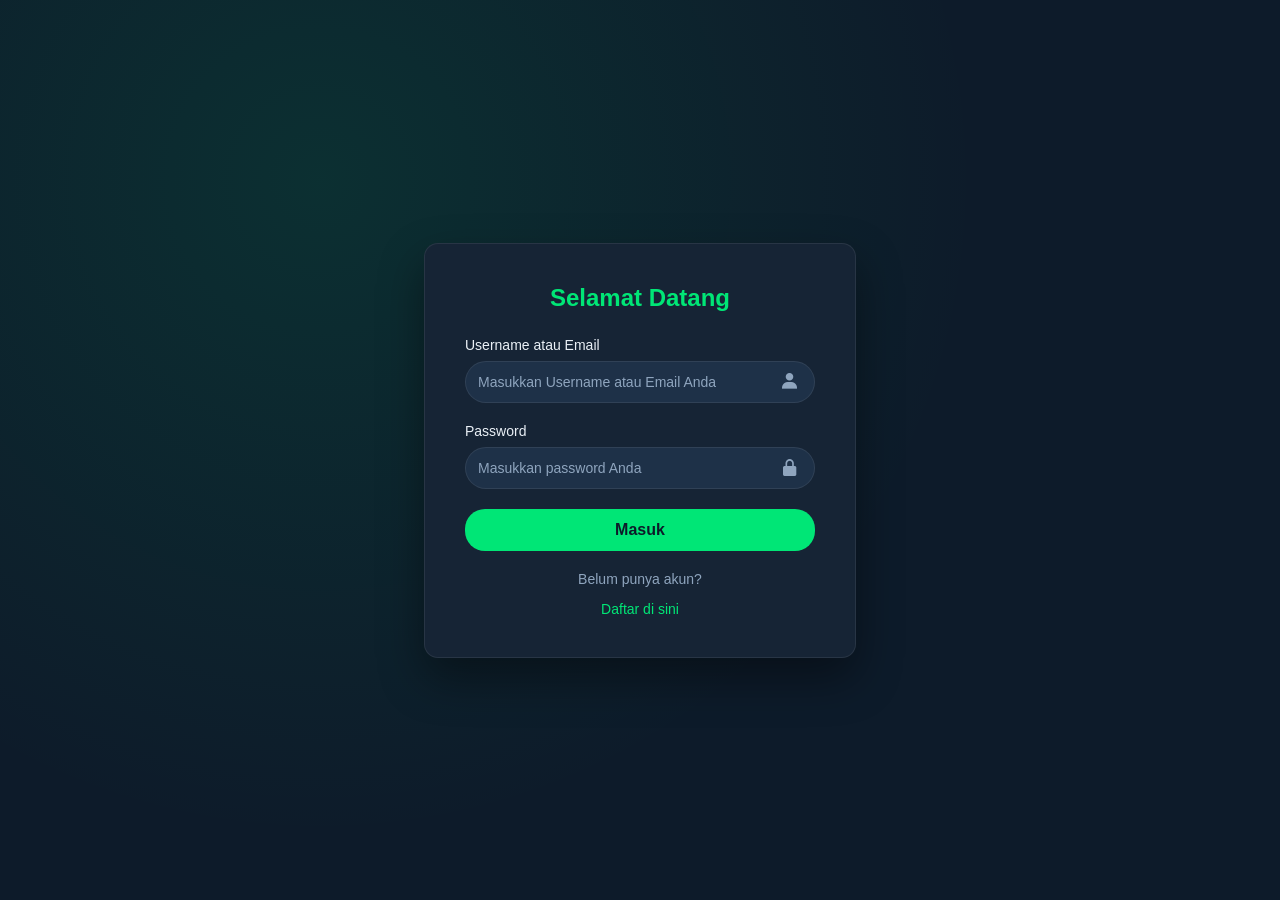
<file: login.html>
<!DOCTYPE html>
<html lang="id">
<head>
    <meta charset="UTF-8">
    <meta name="viewport" content="width=device-width, initial-scale=1.0">
    <title>Halaman Login</title>
    <link rel="stylesheet" href="login.css">
     <link href='https://unpkg.com/boxicons@2.1.4/css/boxicons.min.css' rel='stylesheet'>
</head>
<body>
    <script src="auth.js"></script>

    <div class="login-container">
        <h2>Selamat Datang</h2>
        <form id="formLogin">
            <div class="form-group">
                <label for="username">Username atau Email</label>
                <input type="text" id="username" name="username" required placeholder="Masukkan Username atau Email Anda">
                <i class='bx bxs-user'></i>
            </div>
            <div class="form-group">
                <label for="password">Password</label>
                <input type="password" id="password" name="password" required placeholder="Masukkan password Anda">
                <i class='bx bxs-lock-alt'></i>
            </div>
            <p id="pesanError" class="pesan-error" style="display:none;"></p>
            <button type="submit" class="btn-login">Masuk</button>
        </form>
        <div class="footer-text">
           <p>Belum punya akun?</p><a href="daftar.html">Daftar di sini</a>
        </div>
    </div>

    <script>
        document.getElementById('formLogin').addEventListener('submit', function (e) {
            e.preventDefault();

            const username = document.getElementById('username').value.trim();
            const password = document.getElementById('password').value;
            const pesanError = document.getElementById('pesanError');

            const hasil = loginUser(username, password);

            if (!hasil.sukses) {
                pesanError.textContent = hasil.pesan;
                pesanError.style.display = 'block';
                return;
            }

            pesanError.style.display = 'none';
            window.location.href = 'beranda.html';
        });
    </script>

</body>
</html>
</file>
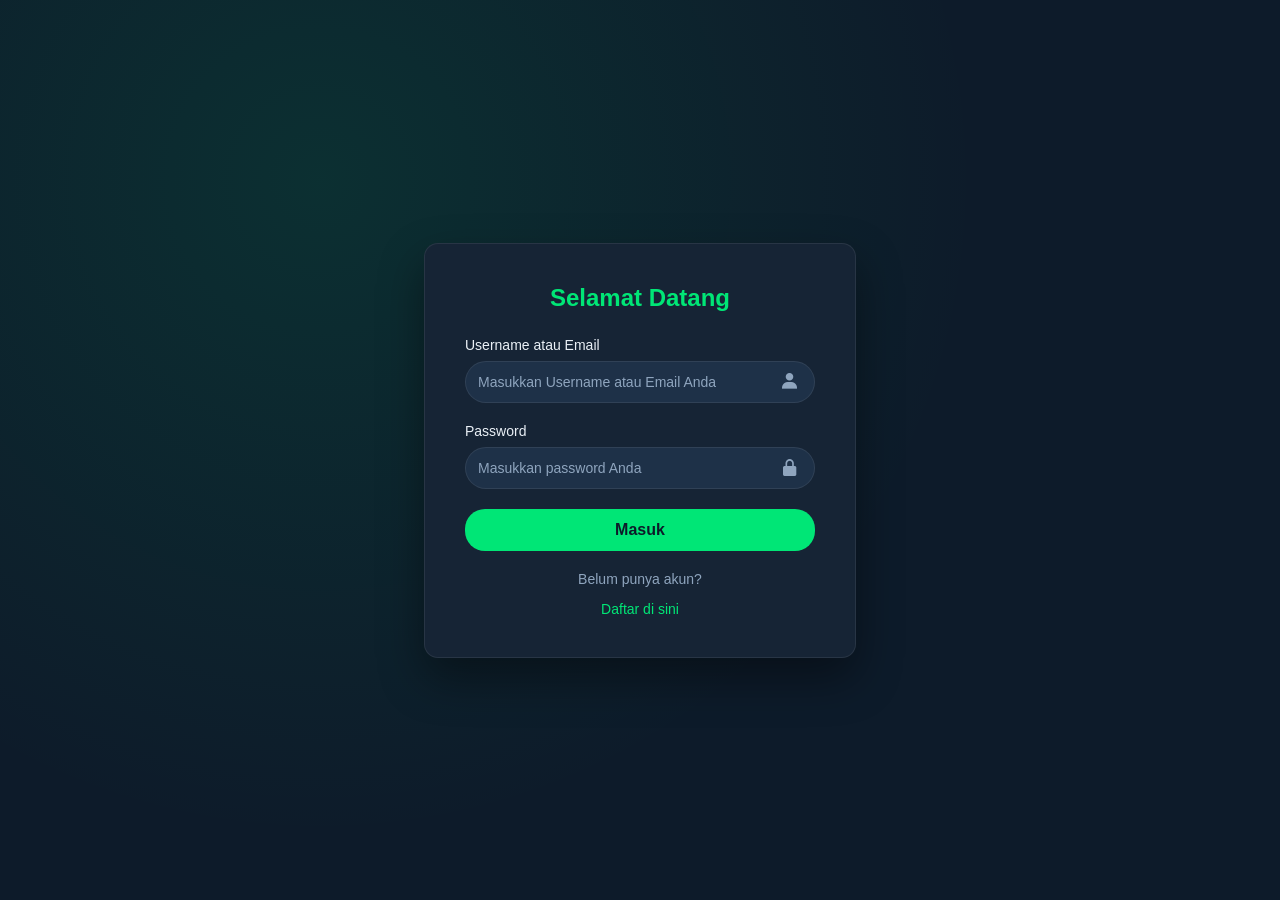
<file: pembayaran.html>
<!DOCTYPE html>
<html lang="en">
<head>
    <meta charset="UTF-8">
    <meta name="viewport" content="width=device-width, initial-scale=1">
    <title>pembayaran</title>
    <link href="https://cdn.jsdelivr.net/npm/bootstrap@5.3.3/dist/css/bootstrap.min.css" rel="stylesheet">
    <link href="https://cdn.jsdelivr.net/npm/bootstrap-icons@1.11.3/font/bootstrap-icons.min.css" rel="stylesheet">
    <link href="https://cdn.jsdelivr.net/npm/boxicons@2.1.4/css/boxicons.min.css" rel="stylesheet">
    <link rel="stylesheet" href="pembayaran.css">
    <link rel="stylesheet" href="shared-navbar.css">
</head>

<body>
    <script src="auth.js"></script>
    <!-- ============ NAVBAR ============ -->
    <nav class="navbar navbar-expand-lg navbar-dark fixed-top shadow" id="mainNavbar">
        <div class="container">
            <button class="btn btn-sidebar-toggle me-2" type="button" data-bs-toggle="offcanvas" data-bs-target="#sidebarMenu" aria-controls="sidebarMenu" aria-label="Buka menu">
                <i class="bi bi-list"></i>
            </button>

            <a class="navbar-brand fw-bold" href="beranda.html">
                <i class="bx bx-football"></i> Vanguard Sports
            </a>

            <div class="d-flex align-items-center gap-2 ms-auto">
                <a class="nav-link px-2" href="#"><i class="bi bi-bell-fill text-warning"></i></a>
                <div class="dropdown">
                    <button class="btn btn-user-menu dropdown-toggle" type="button" data-bs-toggle="dropdown" aria-expanded="false">
                        <span class="avatar-circle avatar-sm" id="navUserInitials">J</span>
                        <span class="d-none d-md-inline ms-2" id="navUserName">Pengguna</span>
                    </button>
                    <ul class="dropdown-menu dropdown-menu-end dropdown-menu-dark">
                        <li><a class="dropdown-item" href="profil.html"><i class="bi bi-person-fill me-2"></i>Profil &amp; Riwayat</a></li>
                        <li><hr class="dropdown-divider"></li>
                        <li><a class="dropdown-item" href="#" id="navLogoutBtn"><i class="bi bi-box-arrow-right me-2"></i>Keluar</a></li>
                    </ul>
                </div>
            </div>
        </div>
    </nav>

    <!-- ============ OFFCANVAS SIDEBAR ============ -->
    <div class="offcanvas offcanvas-start sidebar-menu" tabindex="-1" id="sidebarMenu" aria-labelledby="sidebarMenuLabel">
        <div class="offcanvas-header">
            <a href="#beranda" class="offcanvas-title fw-bold" id="sidebarMenuLabel">
                <i class="bx bx-football me-1"></i>Vanguard Sports
            </a>
            <button type="button" class="btn-close btn-close-white" data-bs-dismiss="offcanvas" aria-label="Close"></button>
        </div>
        <div class="offcanvas-body d-flex flex-column">

            <span class="sidebar-heading">Menu</span>
            <ul class="sidebar-nav">
                <li><a href="beranda.html"><i class="bi bi-house-door-fill"></i>Beranda</a></li>
                <li><a href="jadwal.html"><i class="bi bi-calendar2-week-fill"></i>Jadwal Lapangan</a></li>
                <li><a href="pembayaran.html"><i class="bi bi-credit-card-fill"></i>Pembayaran</a></li>
            </ul>


            <span class="sidebar-heading">Akun</span>
            <ul class="sidebar-nav">
                <li><a href="profil.html"><i class="bi bi-person-fill"></i>Profil &amp; Riwayat</a></li>
            </ul>

            <div class="sidebar-profile mt-auto">
                <div class="avatar-circle" id="sidebarUserInitials">J</div>
                <div class="flex-grow-1">
                    <div class="fw-semibold small text-white" id="sidebarUserName">Pengguna</div>
                    <div class="text-muted-soft small">Pelanggan</div>
                </div>
                <button type="button" class="btn btn-sm btn-field" id="sidebarLogoutBtn">Keluar</button>
            </div>
        </div>
    </div>

<div class="app-layout">

    <main class="main-content">
        <div class="content-center">
            
            <section class="card-dark">
    <h2>Pilih Bank Tujuan Transfer</h2>
    <div class="row g-3" id="bankOptions">
        <div class="col-4">
            <div class="bank-option" onclick="pilihBank(this, 'BCA', 'XXXXXXXX')">BCA</div>
        </div>
        <div class="col-4">
            <div class="bank-option" onclick="pilihBank(this, 'Mandiri', 'XXXXXXXX')">Mandiri</div>
        </div>
        <div class="col-4">
            <div class="bank-option" onclick="pilihBank(this, 'BRI', 'XXXXXXXX')">BRI</div>
        </div>
    </div>

    <div id="rekeningBox" class="rekening-box mt-3" style="display:none;">
        <small class="text-uppercase" style="color:#64748b; letter-spacing:0.05em; font-size:0.7rem;">
            Nomor Rekening Tujuan
        </small>
        <div class="d-flex justify-content-between align-items-center mt-1">
            <span id="rekNum" style="font-size:1.2rem; font-weight:700; color:#fff;"></span>
            <button type="button" class="btn btn-sm btn-outline-success" onclick="salinRekening()">
                 Salin
            </button>
        </div>
        <small style="color:#94a3b8;">a.n <span id="rekAtasNama">Vanguard Sports</span></small>
    </div>
</section>

 <section class="card-dark">
            <h2>Upload Bukti Transfer</h2>
            <div class="upload-box" id="uploadBox" onclick="klikUpload()">
            <i class="bi bi-cloud-upload fs-3" id="uploadIcon"></i>
            <p class="mb-0 mt-2" id="uploadText">Klik untuk upload foto bukti transfer</p>
            <small id="uploadSub">Format: JPG, PNG, PDF - Maks 5MB</small>
        </div>
        <input type="file" id="fileInput" accept=".jpg,.jpeg,.png,.pdf" hidden onchange="handleFileChange(this)">
            <div class="warn-note mt-3">
                <span>Pastikan foto bukti transfer jelas dan terbaca. Admin akan memverifikasi paling lambat 1×24 jam. Booking belum aktif sebelum pembayaran diverifikasi.</span>
            </div>
</section>

            <section class="card-dark">
                <h2>Catatan Tambahan (Opsional)</h2>
                <textarea class="form-control form-control-dark" id="CatatanTambahan" rows="4" placeholder="Masukkan catatan tambahan jika ada..."></textarea>
                <div class="d-flex justify-content-end gap-2 mt-3">
                <a href="#" class="btn btn-dark"><i class="bi bi-arrow-left me-2"></i>Kembali</a>
                <button type="button" class="btn btn-success" onclick="submitPembayaran()">Kirim Bukti Pembayaran</button>
            </div>
            </section>
        </div>
            
        </main>

        <aside class="summary-panel">

    <div class="card-dark">
        <h2>Ringkasan Pesanan</h2>

     <div class="summary-row">
    <span class="label">ID Booking</span>
    <span class="value" id="sumIdBooking">BR-0413</span>
</div>
<div class="summary-row">
    <span class="label">Nama</span>
    <span class="value" id="sumNama">Budi Santoso</span>
</div>
<div class="summary-row">
    <span class="label">Lapangan</span>
    <span class="value" id="sumLapangan">Lapangan A</span>
</div>
<div class="summary-row">
    <span class="label">Tanggal</span>
    <span class="value" id="sumTanggal">23 Juni 2026</span>
</div>
<div class="summary-row">
    <span class="label">Waktu</span>
    <span class="value" id="sumWaktu">10.00 - 12.00</span>
</div>
<div class="summary-row">
    <span class="label">Durasi</span>
    <span class="value" id="sumDurasi">2 Jam</span>
</div>
<div class="summary-row">
    <span class="label">Harga/Jam</span>
    <span class="value" id="sumHarga">Rp 80.000</span>
</div>
        <div class="summary-row">
            <span class="label">Status</span>
            <span class="badge-status" id="sumStatus">Menunggu Bayar</span>
        </div>

        <div class="summary-total">
            <span class="label">Total</span>
            <span class="value" id="sumTotal">Rp 160.000</span>
        </div>
    </div>

    <div class="card-dark">
        <h2>Langkah Pembayaran</h2>
        <ul class="steps-list">
            <li>
                <div class="step-num">1</div>
                <span>Transfer ke rekening yang tertera sesuai jumlah total.</span>
            </li>
            <li>
                <div class="step-num">2</div>
                <span>Upload foto/screenshot bukti transfer yang jelas.</span>
            </li>
            <li>
                <div class="step-num">3</div>
                <span>Admin memverifikasi & booking kamu aktif.</span>
            </li>
        </ul>
    </div>

</aside>
      
</div>

<div class="modal-overlay" id="customModal">
    <div class="modal-box">
        <i class="bi modal-icon" id="modalIcon"></i>
        <p id="modalMessage" class="mb-0"></p>
        <a id="modalButton" type="button" class="btn btn-success w-100 mt-3" onclick="closeModal()">OK</a>
    </div>
</div>

<script src="https://cdn.jsdelivr.net/npm/bootstrap@5.3.3/dist/js/bootstrap.bundle.min.js"></script>
<script>

function formatRupiah(angka) {
    return new Intl.NumberFormat('id-ID', { style: 'currency', currency: 'IDR', minimumFractionDigits: 0 }).format(angka);
}

function jamSelesai(jamMulai, durasi) {
    const [h, m] = jamMulai.split(':').map(Number);
    const selesai = (h + Number(durasi)) % 24;
    return String(selesai).padStart(2, '0') + '.' + String(m).padStart(2, '0');
}

let currentBooking = null;

function muatRingkasanPesanan() {
    const raw = localStorage.getItem('bookingData');
    if (!raw) return;

    try {
        currentBooking = JSON.parse(raw);
    } catch (e) {
        return;
    }

    const jamMulaiFmt = currentBooking.jamMulai.replace(':', '.');
    const jamSelesaiFmt = jamSelesai(currentBooking.jamMulai, currentBooking.durasi);

    document.getElementById('sumIdBooking').textContent = currentBooking.idBooking;
    document.getElementById('sumNama').textContent = currentBooking.nama;
    document.getElementById('sumLapangan').textContent = currentBooking.lapangan;
    document.getElementById('sumTanggal').textContent = currentBooking.tanggal;
    document.getElementById('sumWaktu').textContent = jamMulaiFmt + ' - ' + jamSelesaiFmt;
    document.getElementById('sumDurasi').textContent = currentBooking.durasi + ' Jam';
    document.getElementById('sumHarga').textContent = formatRupiah(currentBooking.hargaPerJam);
    document.getElementById('sumTotal').textContent = formatRupiah(currentBooking.total);
    document.getElementById('sumStatus').textContent = 'Menunggu Bayar';
}

muatRingkasanPesanan();

function showModal(message, iconClass = 'bi-exclamation-triangle-fill', isSuccess = false) {
    document.getElementById('modalMessage').textContent = message;
    const icon = document.getElementById('modalIcon');
    icon.className = 'bi modal-icon ' + iconClass + (isSuccess ? ' success' : '');
    document.getElementById('modalButton').href = isSuccess ? 'profil.html' : '#';
    document.getElementById('customModal').classList.add('show');
}

function closeModal() {
    document.getElementById('customModal').classList.remove('show');
}

let selectedBank ;
let selectedRekening;
let uploadedFile;

function pilihBank(el, bankName, nomorRekening) {
    document.querySelectorAll('.bank-option').forEach(b => b.classList.remove('active'));
    el.classList.add('active');

    selectedBank = bankName;
    selectedRekening = nomorRekening;

    const rekBox = document.getElementById('rekeningBox');
    rekBox.style.display = 'block';
    document.getElementById('rekNum').textContent = nomorRekening;
}

function salinRekening() {
    if (!selectedRekening) return;

    navigator.clipboard.writeText(selectedRekening.replace(/\s/g, '')).catch(() => {});

    const btn = event.target;
    const originalText = btn.textContent;
    btn.textContent = '✓ Tersalin';
    setTimeout(() => {
        btn.textContent = originalText;
    }, 1500);
}

function klikUpload() {
    document.getElementById('fileInput').click();
}

function handleFileChange(input) {
    const file = input.files[0];
    if (!file) return;

    const maxSize = 5 * 1024 * 1024; 
    const allowedTypes = ['image/jpeg', 'image/png', 'application/pdf'];

    if (!allowedTypes.includes(file.type)) {
        showModal('Format file tidak didukung. Gunakan JPG, PNG, atau PDF.');
        input.value = '';
        return;
    }

    if (file.size > maxSize) {
        showModal('Ukuran file terlalu besar. Maksimal 5MB.');
        input.value = '';
        return;
    }

    uploadedFile = file;

    const zone = document.getElementById('uploadBox');
    zone.style.borderColor = '#4ade80';
    zone.style.color = '#4ade80';

    document.getElementById('uploadIcon').className = 'bi bi-check-circle-fill fs-3';
    document.getElementById('uploadText').textContent = `${file.name} berhasil diunggah`;
    document.getElementById('uploadSub').textContent = 'Klik untuk ganti file';
}

function submitPembayaran() {
    if (!selectedBank) {
        showModal('Silakan pilih bank tujuan transfer terlebih dahulu.');
        return;
    }
    if (!uploadedFile) {
        showModal('Silakan upload bukti transfer terlebih dahulu.');
        return;
    }

    const catatan = document.getElementById('CatatanTambahan').value;

    const riwayat = JSON.parse(localStorage.getItem('riwayatBooking') || '[]');

    const entriBaru = currentBooking ? {
        idBooking: currentBooking.idBooking,
        nama: currentBooking.nama,
        lapangan: currentBooking.lapangan,
        tanggal: currentBooking.tanggal,
        jamMulai: currentBooking.jamMulai,
        durasi: currentBooking.durasi,
        hargaPerJam: currentBooking.hargaPerJam,
        total: currentBooking.total,
        bank: selectedBank,
        rekening: selectedRekening,
        catatan: catatan,
        status: 'Menunggu Verifikasi'
    } : {
        idBooking: document.getElementById('sumIdBooking').textContent,
        nama: document.getElementById('sumNama').textContent,
        lapangan: document.getElementById('sumLapangan').textContent,
        tanggal: document.getElementById('sumTanggal').textContent,
        waktuTampil: document.getElementById('sumWaktu').textContent,
        durasi: parseInt(document.getElementById('sumDurasi').textContent) || 0,
        hargaPerJam: 0,
        total: document.getElementById('sumTotal').textContent,
        bank: selectedBank,
        rekening: selectedRekening,
        catatan: catatan,
        status: 'Menunggu Verifikasi'
    };

    riwayat.unshift(entriBaru); 
    localStorage.setItem('riwayatBooking', JSON.stringify(riwayat));
    localStorage.removeItem('bookingData'); 

    showModal('Bukti pembayaran berhasil dikirim! Admin akan memverifikasi paling lambat 1x24 jam.', 'bi-check-circle-fill', true);
}
</script>
</body>
</file>
<file: style.css>
/* =========================================================
   TOKENS
   ========================================================= */
:root {
    --navy-deep:    #0B1622;
    --navy-base:    #0F1F30;
    --navy-mid:     #162435;
    --navy-card:    #16283B;
    --navy-card-hi: #1E344A;
    --line-soft:    rgba(255, 255, 255, 0.08);

    --green:        #00E676;
    --green-dim:    #00c766;
    --blue:         #2F80ED;
    --orange:       #F2994A;
    --red-soft:     #FF6B6B;

    --text-main:    #EAF0F6;
    --text-muted:   rgba(234, 240, 246, 0.65);

    --radius-lg: 18px;
    --radius-md: 12px;
}

* { box-sizing: border-box; }

body {
    font-family: 'Plus Jakarta Sans', sans-serif;
    background-color: var(--navy-deep);
    color: var(--text-main);
}

.text-muted-soft { color: var(--text-muted); }
.text-accent      { color: var(--green); }
.text-warning-soft{ color: #FFC24B; }
.text-info-soft   { color: #4FC3F7; }
.text-danger-soft { color: var(--red-soft); }

a { text-decoration: none; }

/* =========================================================
   NAVBAR
   ========================================================= */
#mainNavbar {
    background: var(--navy-mid);
    border-bottom: 1px solid var(--line-soft);
    padding-top: .65rem;
    padding-bottom: .65rem;
}

.navbar-brand {
    color: var(--text-main) !important;
    display: flex;
    align-items: center;
    gap: .4rem;
    letter-spacing: .2px;
}

.navbar-brand i { color: var(--green); font-size: 1.3rem; }

.navbar-nav .nav-link {
    color: var(--text-muted);
    font-weight: 500;
}

.navbar-nav .nav-link:hover { color: var(--text-main); }

.btn-accent {
    background-color: var(--green);
    border-color: var(--green);
    color: var(--navy-deep) !important;
    font-weight: 600;
}

.btn-accent:hover {
    background-color: var(--green-dim);
    border-color: var(--green-dim);
    color: var(--navy-deep) !important;
}

.btn-sidebar-toggle {
    background: transparent;
    border: 1px solid var(--line-soft);
    color: var(--text-main);
    width: 40px;
    height: 40px;
    border-radius: var(--radius-md);
    display: inline-flex;
    align-items: center;
    justify-content: center;
    font-size: 1.1rem;
}

.btn-sidebar-toggle:hover {
    background: var(--navy-card-hi);
    color: var(--green);
}

/* =========================================================
   OFFCANVAS SIDEBAR (hidden by default, opens like a dropdown drawer)
   ========================================================= */
.sidebar-menu {
    background: var(--navy-mid);
    color: var(--text-main);
    width: 270px;
    border-right: 1px solid var(--line-soft);
}

.sidebar-menu .offcanvas-header {
    border-bottom: 1px solid var(--line-soft);
}

.sidebar-menu .offcanvas-title {
    color: var(--text-main);
    display: flex;
    align-items: center;
}

.sidebar-menu .offcanvas-title i { color: var(--green); }

.sidebar-heading {
    display: block;
    font-size: .72rem;
    text-transform: uppercase;
    letter-spacing: .08em;
    color: var(--text-muted);
    margin: 1.1rem 0 .5rem;
}

.sidebar-nav {
    list-style: none;
    padding: 0;
    margin: 0;
}

.sidebar-nav li a {
    display: flex;
    align-items: center;
    gap: .65rem;
    color: var(--text-muted);
    padding: .6rem .7rem;
    border-radius: var(--radius-md);
    font-weight: 500;
    font-size: .92rem;
    position: relative;
}

.sidebar-nav li a i { font-size: 1rem; width: 18px; text-align: center; }

.sidebar-nav li a:hover {
    background: var(--navy-card-hi);
    color: var(--text-main);
}

.sidebar-profile {
    display: flex;
    align-items: center;
    gap: .6rem;
    padding: .9rem .7rem;
    border-top: 1px solid var(--line-soft);
    margin-top: 1.2rem;
}

.sidebar-profile .btn {
    white-space: nowrap;
    font-size: .78rem;
    padding: .3rem .7rem;
}

.avatar-circle {
    width: 36px;
    height: 36px;
    border-radius: 50%;
    background: var(--navy-card-hi);
    color: var(--green);
    display: flex;
    align-items: center;
    justify-content: center;
    font-weight: 700;
    font-size: .8rem;
    flex-shrink: 0;
}

.avatar-guest { color: var(--text-muted); font-size: 1rem; }

/* =========================================================
   HERO CAROUSEL — compact, not full viewport height
   ========================================================= */
.hero-carousel {
    margin-top: 64px; /* offset fixed navbar */
}

.hero-carousel .carousel-item {
    min-height: 380px;
    display: flex;
    align-items: center;
}

.hero-carousel .slide-content {
    padding: 2.5rem 0;
}

.slide-1 { background: linear-gradient(120deg, #0B1622 0%, #142A3D 55%, #1B3A52 100%); }
.slide-2 { background: linear-gradient(120deg, #0B1622 0%, #16302A 55%, #1B4A3B 100%); }
.slide-3 { background: linear-gradient(120deg, #0B1622 0%, #2A2213 55%, #4A3A1B 100%); }

.hero-carousel h1 { font-size: clamp(1.6rem, 3vw, 2.35rem); }

.slide-desc { max-width: 480px; font-size: .95rem; }

.eyebrow-badge {
    background: rgba(0, 230, 118, 0.14);
    color: var(--green);
    font-weight: 600;
    font-size: .72rem;
    letter-spacing: .04em;
    text-transform: uppercase;
    border: 1px solid rgba(0, 230, 118, 0.3);
}

.slide-icon {
    font-size: 6.5rem;
    color: rgba(255, 255, 255, 0.08);
}

.hero-indicators { bottom: 0; margin-bottom: .75rem; }

.hero-indicators button {
    width: 8px;
    height: 8px;
    border-radius: 50%;
    background-color: rgba(255, 255, 255, 0.35);
    border: none;
    opacity: 1;
}

.hero-indicators button.active { background-color: var(--green); }

.hero-carousel .carousel-control-prev,
.hero-carousel .carousel-control-next { width: 5%; }

.hero-carousel .carousel-control-prev-icon,
.hero-carousel .carousel-control-next-icon {
    width: 1.6rem;
    height: 1.6rem;
}

/* =========================================================
   STATS STRIP
   ========================================================= */
.stats-strip {
    background: var(--navy-base);
    padding: 1.75rem 0;
    border-bottom: 1px solid var(--line-soft);
}

.stat-card { text-align: center; }

.stat-number {
    font-size: clamp(1.4rem, 2.4vw, 1.9rem);
    font-weight: 800;
    line-height: 1.2;
}

.stat-label {
    font-size: .78rem;
    color: var(--text-muted);
    margin-top: .2rem;
}

/* =========================================================
   SECTION HEADERS (shared)
   ========================================================= */
.section-eyebrow {
    display: inline-block;
    font-size: .75rem;
    letter-spacing: .1em;
    text-transform: uppercase;
    color: var(--green);
    font-weight: 700;
    margin-bottom: .5rem;
}

.section-title {
    font-size: clamp(1.5rem, 2.6vw, 2rem);
    font-weight: 800;
    color: var(--text-main);
}

/* =========================================================
   LAPANGAN KAMI
   ========================================================= */
.section-lapangan { background: var(--navy-deep); padding: 4rem 0; }

.field-card {
    position: relative;
    border-radius: var(--radius-lg);
    padding: 1.5rem;
    min-height: 230px;
    display: flex;
    flex-direction: column;
    justify-content: flex-end;
    overflow: hidden;
    border: 1px solid var(--line-soft);
    transition: transform .2s ease, box-shadow .2s ease;
}

.field-card:hover {
    transform: translateY(-4px);
    box-shadow: 0 14px 30px rgba(0, 0, 0, 0.35);
}

.field-card-green  { background: linear-gradient(150deg, #123322, #0F2418); }
.field-card-blue   { background: linear-gradient(150deg, #142A45, #101E33); }
.field-card-orange { background: linear-gradient(150deg, #3A2A14, #2A1E10); }

.field-pitch {
    position: absolute;
    right: -10px;
    top: 50%;
    transform: translateY(-55%);
    width: 62%;
    height: auto;
    opacity: .18;
}

.field-card-green .field-pitch  { color: var(--green); }
.field-card-blue .field-pitch   { color: var(--blue); }
.field-card-orange .field-pitch { color: var(--orange); }

.field-badge {
    position: absolute;
    top: 1rem;
    right: 1rem;
    font-size: .7rem;
    font-weight: 700;
    padding: .3rem .7rem;
    border-radius: 999px;
    z-index: 2;
}

.badge-tersedia {
    background: rgba(0, 230, 118, 0.16);
    color: var(--green);
    border: 1px solid rgba(0, 230, 118, 0.35);
}

.badge-hampir-penuh {
    background: rgba(242, 153, 74, 0.16);
    color: var(--orange);
    border: 1px solid rgba(242, 153, 74, 0.35);
}

.field-card-body { position: relative; z-index: 2; }

.field-name { font-size: 1.15rem; font-weight: 700; margin-bottom: .2rem; }

.field-desc { font-size: .85rem; color: var(--text-muted); margin-bottom: 1.1rem; }

.field-footer {
    display: flex;
    align-items: center;
    justify-content: space-between;
}

.field-price { font-weight: 700; font-size: 1.05rem; }

.field-price span { font-weight: 500; font-size: .78rem; color: var(--text-muted); }

.btn-field {
    background: rgba(255, 255, 255, 0.08);
    color: var(--text-main);
    border: 1px solid var(--line-soft);
    font-weight: 600;
    font-size: .82rem;
    padding: .35rem .9rem;
}

.btn-field:hover { background: var(--green); color: var(--navy-deep); border-color: var(--green); }

/* =========================================================
   KEUNGGULAN SISTEM
   ========================================================= */
.section-keunggulan { background: var(--navy-base); padding: 4rem 0; }

.feature-card {
    background: var(--navy-card);
    border: 1px solid var(--line-soft);
    border-radius: var(--radius-lg);
    padding: 1.75rem;
    height: 100%;
}

.feature-icon {
    width: 46px;
    height: 46px;
    border-radius: var(--radius-md);
    background: rgba(0, 230, 118, 0.12);
    color: var(--green);
    display: flex;
    align-items: center;
    justify-content: center;
    font-size: 1.2rem;
    margin-bottom: 1rem;
}

.feature-title { font-size: 1.05rem; font-weight: 700; margin-bottom: .5rem; }

.feature-desc { font-size: .88rem; color: var(--text-muted); margin-bottom: 0; }

/* =========================================================
   VIDEO FUTSAL
   ========================================================= */
.section-video {
    background: linear-gradient(160deg, var(--navy-deep) 0%, #101E30 55%, var(--navy-mid) 100%);
    padding: 4rem 0;
    border-top: 1px solid var(--line-soft);
}

.section-video .ratio {
    border: 1px solid var(--line-soft);
}

/* =========================================================
   CTA
   ========================================================= */
.section-cta {
    background: linear-gradient(120deg, #0F2418, #0B1622);
    padding: 4rem 0;
    border-top: 1px solid var(--line-soft);
    border-bottom: 1px solid var(--line-soft);
}

/* =========================================================
   FOOTER
   ========================================================= */
.site-footer {
    background: var(--navy-mid);
    padding: 2rem 0;
}

.site-footer i { color: var(--green); }

/* =========================================================
   AUTH ALERT MODAL
   ========================================================= */
.auth-alert-modal {
    background: var(--navy-card-hi);
    border: 1px solid var(--line-soft);
    border-radius: var(--radius-lg);
    box-shadow: 0 20px 45px rgba(0, 0, 0, 0.45);
}

.auth-alert-icon {
    font-size: 2.75rem;
    color: #FFC24B;
}

.auth-alert-text {
    color: var(--text-main);
    font-size: 1.05rem;
    font-weight: 500;
    line-height: 1.5;
}

/* =========================================================
   RESPONSIVE
   ========================================================= */
@media (max-width: 991.98px) {
    .hero-carousel .carousel-item { min-height: 440px; }
}

@media (max-width: 575.98px) {
    .hero-carousel .carousel-item { min-height: 480px; }
    .field-pitch { opacity: .12; }
}

/* Respect reduced motion preference */
@media (prefers-reduced-motion: reduce) {
    .field-card, .carousel-item { transition: none !important; }
}
</file>
<file: login.css>
:root {
            --amn-navy: #0D1B2A;
            --amn-navy-mid: #162435;
            --amn-navy-light: #1E3148;
            --amn-green: #00E676;
            --amn-green-dim: #00C864;
            --amn-green-glow: rgba(0, 230, 118, 0.13);
            --amn-muted: #8FA5BE;
            --amn-border: rgba(255, 255, 255, 0.08);
            --amn-text: #EAF0F6;
        }

        body {
            font-family: 'Segoe UI', Tahoma, Geneva, Verdana, sans-serif;
            background-color: var(--amn-navy);
            background-image: radial-gradient(circle at 25% 20%, rgba(0, 230, 118, 0.10) 0%, transparent 55%);
            display: flex;
            justify-content: center;
            align-items: center;
            height: 100vh;
            margin: 0;
        }

        .login-container {
            background: var(--amn-navy-mid);
            padding: 40px;
            border: 1px solid var(--amn-border);
            border-radius: 14px;
            box-shadow: 0 20px 45px rgba(0, 0, 0, 0.4);
            width: 100%;
            max-width: 350px;
        }

        .login-container h2 {
            text-align: center;
            margin-bottom: 25px;
            color: var(--amn-green);
            margin-top: 0;
        }

        .form-group {
            margin-bottom: 20px;
            position: relative;
            color: var(--amn-text);
        }

        .form-group i {
            position: absolute;
            right: 15px;
            bottom: 12px;
            color: var(--amn-muted);
            font-size: 20px;
        }

        .form-group label {
            display: block;
            margin-bottom: 8px;
            color: var(--amn-text);
            font-size: 14px;
        }

        .form-group input {
            width: 100%;
            padding: 12px;
            border: 1px solid var(--amn-border);
            border-radius: 40px;
            color: var(--amn-text);
            box-sizing: border-box;
            font-size: 14px;
            transition: border-color 0.3s;
            background: var(--amn-navy-light);
        }

        .form-group input::placeholder {
         color: var(--amn-muted);
}

        .form-group input:focus {
            border-color: var(--amn-green);
            outline: none;
        }

        .btn-login {
            width: 100%;
            padding: 12px;
            background-color: var(--amn-green);
            color: var(--amn-navy);
            border: none;
            border-radius: 20px;
            cursor: pointer;
            font-size: 16px;
            font-weight: bold;
            transition: background-color 0.3s;
        }

        .btn-login:hover {
            background-color: var(--amn-green-dim);
        }

        .footer-text {
            text-align: center;
            margin-top: 20px;
            font-size: 14px;
            color: var(--amn-muted);
        }

        .footer-text a {
            color: var(--amn-green);
            text-decoration: none;
        }

        .footer-text a:hover {
            text-decoration: underline;
        }

        .pesan-error {
            color: #FF4C6A;
            font-size: 13px;
            text-align: center;
            margin: -10px 0 15px;
        }
</file>
<file: style1.css>
/* =========================================================
   TOKENS
   ========================================================= */
:root {
    --navy-deep:    #0B1622;
    --navy-base:    #0F1F30;
    --navy-mid:     #162435;
    --navy-card:    #16283B;
    --navy-card-hi: #1E344A;
    --line-soft:    rgba(255, 255, 255, 0.08);

    --green:        #00E676;
    --green-dim:    #00c766;
    --blue:         #2F80ED;
    --orange:       #F2994A;
    --red-soft:     #FF6B6B;

    --text-main:    #EAF0F6;
    --text-muted:   rgba(234, 240, 246, 0.65);

    --radius-lg: 18px;
    --radius-md: 12px;
}

* { box-sizing: border-box; }

body {
    font-family: 'Plus Jakarta Sans', sans-serif;
    background-color: var(--navy-deep);
    color: var(--text-main);
}

.text-muted-soft { color: var(--text-muted); }
.text-accent      { color: var(--green); }
.text-warning-soft{ color: #FFC24B; }
.text-info-soft   { color: #4FC3F7; }
.text-danger-soft { color: var(--red-soft); }

a { text-decoration: none; }

/* =========================================================
   NAVBAR
   ========================================================= */
#mainNavbar {
    background: var(--navy-mid);
    border-bottom: 1px solid var(--line-soft);
    padding-top: .65rem;
    padding-bottom: .65rem;
}

.navbar-brand {
    color: var(--text-main) !important;
    display: flex;
    align-items: center;
    gap: .4rem;
    letter-spacing: .2px;
}

.navbar-brand i { color: var(--green); font-size: 1.3rem; }

.navbar-nav .nav-link {
    color: var(--text-muted);
    font-weight: 500;
}

.navbar-nav .nav-link:hover { color: var(--text-main); }

.btn-accent {
    background-color: var(--green);
    border-color: var(--green);
    color: var(--navy-deep) !important;
    font-weight: 600;
}

.btn-accent:hover {
    background-color: var(--green-dim);
    border-color: var(--green-dim);
    color: var(--navy-deep) !important;
}

.btn-sidebar-toggle {
    background: transparent;
    border: 1px solid var(--line-soft);
    color: var(--text-main);
    width: 40px;
    height: 40px;
    border-radius: var(--radius-md);
    display: inline-flex;
    align-items: center;
    justify-content: center;
    font-size: 1.1rem;
}

.btn-sidebar-toggle:hover {
    background: var(--navy-card-hi);
    color: var(--green);
}

/* --- Guest badge --- */
.guest-badge {
    display: inline-flex;
    align-items: center;
    font-size: .72rem;
    font-weight: 600;
    color: var(--text-muted);
    background: rgba(255, 255, 255, 0.06);
    border: 1px solid var(--line-soft);
    padding: .3rem .7rem;
    border-radius: 999px;
    white-space: nowrap;
}

/* --- Logged-in user menu (navbar) --- */
.btn-user-menu {
    display: flex;
    align-items: center;
    background: rgba(255, 255, 255, 0.06);
    border: 1px solid var(--line-soft);
    color: var(--text-main);
    border-radius: 999px;
    padding: .25rem .75rem .25rem .25rem;
}

.btn-user-menu:hover { background: var(--navy-card-hi); }

.avatar-sm { width: 28px; height: 28px; font-size: .72rem; }

.avatar-guest { color: var(--text-muted); font-size: 1rem; }

.dropdown-menu-dark {
    background: var(--navy-card);
    border: 1px solid var(--line-soft);
}

.dropdown-menu-dark .dropdown-item {
    color: var(--text-muted);
    font-size: .88rem;
}

.dropdown-menu-dark .dropdown-item:hover,
.dropdown-menu-dark .dropdown-item:focus {
    background: var(--navy-card-hi);
    color: var(--text-main);
}

.dropdown-menu-dark .dropdown-divider { border-color: var(--line-soft); }

/* =========================================================
   OFFCANVAS SIDEBAR (hidden by default, opens like a dropdown drawer)
   ========================================================= */
.sidebar-menu {
    background: var(--navy-mid);
    color: var(--text-main);
    width: 270px;
    border-right: 1px solid var(--line-soft);
}

.sidebar-menu .offcanvas-header {
    border-bottom: 1px solid var(--line-soft);
}

.sidebar-menu .offcanvas-title {
    color: var(--text-main);
    display: flex;
    align-items: center;
}

.sidebar-menu .offcanvas-title i { color: var(--green); }

.sidebar-heading {
    display: block;
    font-size: .72rem;
    text-transform: uppercase;
    letter-spacing: .08em;
    color: var(--text-muted);
    margin: 1.1rem 0 .5rem;
}

.sidebar-nav {
    list-style: none;
    padding: 0;
    margin: 0;
}

.sidebar-nav li a {
    display: flex;
    align-items: center;
    gap: .65rem;
    color: var(--text-muted);
    padding: .6rem .7rem;
    border-radius: var(--radius-md);
    font-weight: 500;
    font-size: .92rem;
    position: relative;
}

.sidebar-nav li a i { font-size: 1rem; width: 18px; text-align: center; }

.sidebar-nav li a:hover {
    background: var(--navy-card-hi);
    color: var(--text-main);
}

.dot-badge {
    width: 7px;
    height: 7px;
    border-radius: 50%;
    background: var(--red-soft);
    margin-left: auto;
}

.sidebar-profile {
    display: flex;
    align-items: center;
    gap: .6rem;
    padding: .9rem .7rem;
    border-top: 1px solid var(--line-soft);
    margin-top: 1.2rem;
}

.sidebar-profile .btn {
    white-space: nowrap;
    font-size: .78rem;
    padding: .3rem .7rem;
}

.avatar-circle {
    width: 36px;
    height: 36px;
    border-radius: 50%;
    background: var(--navy-card-hi);
    color: var(--green);
    display: flex;
    align-items: center;
    justify-content: center;
    font-weight: 700;
    font-size: .8rem;
    flex-shrink: 0;
}

/* =========================================================
   HERO CAROUSEL — compact, not full viewport height
   ========================================================= */
.hero-carousel {
    margin-top: 64px; /* offset fixed navbar */
}

.hero-carousel .carousel-item {
    min-height: 380px;
    display: flex;
    align-items: center;
}

.hero-carousel .slide-content {
    padding: 2.5rem 0;
}

.slide-1 { background: linear-gradient(120deg, #0B1622 0%, #142A3D 55%, #1B3A52 100%); }
.slide-2 { background: linear-gradient(120deg, #0B1622 0%, #16302A 55%, #1B4A3B 100%); }
.slide-3 { background: linear-gradient(120deg, #0B1622 0%, #2A2213 55%, #4A3A1B 100%); }

.hero-carousel h1 { font-size: clamp(1.6rem, 3vw, 2.35rem); }

.slide-desc { max-width: 480px; font-size: .95rem; }

.eyebrow-badge {
    background: rgba(0, 230, 118, 0.14);
    color: var(--green);
    font-weight: 600;
    font-size: .72rem;
    letter-spacing: .04em;
    text-transform: uppercase;
    border: 1px solid rgba(0, 230, 118, 0.3);
}

.slide-icon {
    font-size: 6.5rem;
    color: rgba(255, 255, 255, 0.08);
}

.hero-indicators { bottom: 0; margin-bottom: .75rem; }

.hero-indicators button {
    width: 8px;
    height: 8px;
    border-radius: 50%;
    background-color: rgba(255, 255, 255, 0.35);
    border: none;
    opacity: 1;
}

.hero-indicators button.active { background-color: var(--green); }

.hero-carousel .carousel-control-prev,
.hero-carousel .carousel-control-next { width: 5%; }

.hero-carousel .carousel-control-prev-icon,
.hero-carousel .carousel-control-next-icon {
    width: 1.6rem;
    height: 1.6rem;
}

/* =========================================================
   STATS STRIP
   ========================================================= */
.stats-strip {
    background: var(--navy-base);
    padding: 1.75rem 0;
    border-bottom: 1px solid var(--line-soft);
}

.stat-card { text-align: center; }

.stat-number {
    font-size: clamp(1.4rem, 2.4vw, 1.9rem);
    font-weight: 800;
    line-height: 1.2;
}

.stat-label {
    font-size: .78rem;
    color: var(--text-muted);
    margin-top: .2rem;
}

/* =========================================================
   SECTION HEADERS (shared)
   ========================================================= */
.section-eyebrow {
    display: inline-block;
    font-size: .75rem;
    letter-spacing: .1em;
    text-transform: uppercase;
    color: var(--green);
    font-weight: 700;
    margin-bottom: .5rem;
}

.section-title {
    font-size: clamp(1.5rem, 2.6vw, 2rem);
    font-weight: 800;
    color: var(--text-main);
}

/* =========================================================
   LAPANGAN KAMI
   ========================================================= */
.section-lapangan { background: var(--navy-deep); padding: 4rem 0; }

.field-card {
    position: relative;
    border-radius: var(--radius-lg);
    padding: 1.5rem;
    min-height: 230px;
    display: flex;
    flex-direction: column;
    justify-content: flex-end;
    overflow: hidden;
    border: 1px solid var(--line-soft);
    transition: transform .2s ease, box-shadow .2s ease;
}

.field-card:hover {
    transform: translateY(-4px);
    box-shadow: 0 14px 30px rgba(0, 0, 0, 0.35);
}

.field-card-green  { background: linear-gradient(150deg, #123322, #0F2418); }
.field-card-blue   { background: linear-gradient(150deg, #142A45, #101E33); }
.field-card-orange { background: linear-gradient(150deg, #3A2A14, #2A1E10); }

.field-pitch {
    position: absolute;
    right: -10px;
    top: 50%;
    transform: translateY(-55%);
    width: 62%;
    height: auto;
    opacity: .18;
}

.field-card-green .field-pitch  { color: var(--green); }
.field-card-blue .field-pitch   { color: var(--blue); }
.field-card-orange .field-pitch { color: var(--orange); }

.field-badge {
    position: absolute;
    top: 1rem;
    right: 1rem;
    font-size: .7rem;
    font-weight: 700;
    padding: .3rem .7rem;
    border-radius: 999px;
    z-index: 2;
}

.badge-tersedia {
    background: rgba(0, 230, 118, 0.16);
    color: var(--green);
    border: 1px solid rgba(0, 230, 118, 0.35);
}

.badge-hampir-penuh {
    background: rgba(242, 153, 74, 0.16);
    color: var(--orange);
    border: 1px solid rgba(242, 153, 74, 0.35);
}

.field-card-body { position: relative; z-index: 2; }

.field-name { font-size: 1.15rem; font-weight: 700; margin-bottom: .2rem; }

.field-desc { font-size: .85rem; color: var(--text-muted); margin-bottom: 1.1rem; }

.field-footer {
    display: flex;
    align-items: center;
    justify-content: space-between;
}

.field-price { font-weight: 700; font-size: 1.05rem; }

.field-price span { font-weight: 500; font-size: .78rem; color: var(--text-muted); }

.btn-field {
    background: rgba(255, 255, 255, 0.08);
    color: var(--text-main);
    border: 1px solid var(--line-soft);
    font-weight: 600;
    font-size: .82rem;
    padding: .35rem .9rem;
}

.btn-field:hover { background: var(--green); color: var(--navy-deep); border-color: var(--green); }

/* =========================================================
   KEUNGGULAN SISTEM
   ========================================================= */
.section-keunggulan { background: var(--navy-base); padding: 4rem 0; }

.feature-card {
    background: var(--navy-card);
    border: 1px solid var(--line-soft);
    border-radius: var(--radius-lg);
    padding: 1.75rem;
    height: 100%;
}

.feature-icon {
    width: 46px;
    height: 46px;
    border-radius: var(--radius-md);
    background: rgba(0, 230, 118, 0.12);
    color: var(--green);
    display: flex;
    align-items: center;
    justify-content: center;
    font-size: 1.2rem;
    margin-bottom: 1rem;
}

.feature-title { font-size: 1.05rem; font-weight: 700; margin-bottom: .5rem; }

.feature-desc { font-size: .88rem; color: var(--text-muted); margin-bottom: 0; }

/* =========================================================
   CTA
   ========================================================= */
.section-cta {
    background: linear-gradient(120deg, #0F2418, #0B1622);
    padding: 4rem 0;
    border-top: 1px solid var(--line-soft);
    border-bottom: 1px solid var(--line-soft);
}

/* =========================================================
   FOOTER
   ========================================================= */
.site-footer {
    background: var(--navy-mid);
    padding: 2rem 0;
}

.site-footer i { color: var(--green); }

/* =========================================================
   RESPONSIVE
   ========================================================= */
@media (max-width: 991.98px) {
    .hero-carousel .carousel-item { min-height: 440px; }
}

@media (max-width: 575.98px) {
    .hero-carousel .carousel-item { min-height: 480px; }
    .field-pitch { opacity: .12; }
}

/* Respect reduced motion preference */
@media (prefers-reduced-motion: reduce) {
    .field-card, .carousel-item { transition: none !important; }
}

/* =========================================================
   AUTH MODALS (Login / Sign Up)
   ========================================================= */
.auth-modal {
    background: var(--navy-card);
    color: var(--text-main);
    border: 1px solid var(--line-soft);
    border-radius: var(--radius-lg);
}

.auth-modal .modal-title { font-weight: 700; }

.auth-modal .form-label { color: var(--text-muted); }

.auth-input {
    background: var(--navy-base);
    border: 1px solid var(--line-soft);
    color: var(--text-main);
    border-radius: var(--radius-md);
    padding: .6rem .8rem;
}

.auth-input:focus {
    background: var(--navy-base);
    color: var(--text-main);
    border-color: var(--green);
    box-shadow: 0 0 0 .2rem rgba(0, 230, 118, 0.18);
}

.auth-input::placeholder { color: rgba(234, 240, 246, 0.35); }

.link-accent {
    color: var(--green);
    font-weight: 600;
}

.link-accent:hover { color: var(--green-dim); }
</file>
<file: jadwal.css>
body {
            background-color: var(--amn-navy);
            color: var(--amn-text);
            font-family: 'Segoe UI', Tahoma, Geneva, Verdana, sans-serif;
        }

        .bg-panel { background-color: var(--amn-navy-mid); }
        .border-panel { border-color: var(--amn-border) !important; }
        .text-emerald { color: var(--amn-green) !important; }
        
        .form-control, .form-select {
            background-color: var(--amn-navy);
            border: 1px solid var(--amn-border);
            color: var(--amn-text);
            padding: 10px 15px;
        }
        .form-control:focus, .form-select:focus {
            background-color: var(--amn-navy);
            border-color: var(--amn-green);
            color: var(--amn-text);
            box-shadow: none; 
        }
        
        .sidebar-link {
            text-decoration: none;
            color: var(--amn-muted);
            font-size: 15px;
            transition: 0.3s;
            display: flex;
            align-items: center;
            gap: 12px;
        }
        .sidebar-link:hover {
            color: var(--amn-green);
            background-color: var(--amn-navy-light);
        }

        .hide-scroll::-webkit-scrollbar { display: none; }
        .hide-scroll { -ms-overflow-style: none; scrollbar-width: none; }


        .grid-schedule {
            display: grid;
            grid-template-columns: 60px repeat(3, 1fr);
            gap: 12px;
            min-width: 500px; 
        }
        .slot {
            padding: 12px;
            text-align: center;
            border-radius: 6px;
            font-size: 14px;
            font-weight: 500;
            transition: all 0.2s ease-in-out;
            user-select: none;
        }
        .slot-header {
            color: var(--amn-muted);
            font-size: 13px;
            text-transform: uppercase;
            letter-spacing: 1px;
        }

        .tersedia { background-color: var(--amn-green-glow); color: var(--amn-green); border: 1px solid rgba(0, 230, 118, 0.35); cursor: pointer; }
        .tersedia:hover { background-color: var(--amn-green); color: var(--amn-navy); transform: scale(0.97); }
        
        .terisi { background-color: var(--amn-navy-mid); color: var(--amn-muted); cursor: not-allowed; opacity: 0.7; }
        
        .anda { background-color: var(--amn-amber-glow); color: var(--amn-amber); border: 1px solid rgba(255, 183, 3, 0.4); cursor: pointer; }
        .anda:hover { transform: scale(0.97); }

        .btn-emerald {
            background-color: var(--amn-green);
            color: var(--amn-navy);
            font-weight: bold;
            transition: 0.3s;
        }
        .btn-emerald:hover { background-color: var(--amn-green-dim); color: var(--amn-navy); transform: translateY(-2px); }
        
        .tips-box { background-color: var(--amn-navy-mid); }


        @media (min-width: 992px) {
            .sidebar-left { width: 250px; }
            .sidebar-right { width: 350px; }
            body { overflow: hidden; height: 100vh; } 
        }
        
        @media (max-width: 991.98px) {
            .sidebar-left, .sidebar-right {
                width: 100%;
                border-right: none !important;
                border-left: none !important;
                border-bottom: 1px solid var(--amn-border);
            }
            body { 
                overflow-y: auto;
                height: auto;
                min-height: 100vh;
            }
            .main-content {
                overflow: visible !important; 
            }
        }


.sidebar-left.offcanvas {
    width: 280px;
    background-color: var(--amn-navy-mid) !important;
    border-right: 1px solid var(--amn-border) !important;
}

@media (min-width: 992px) {
    .sidebar-right { width: 350px; }

    .main-content {
        flex-grow: 1;
    }
    
    body { 
        overflow-y: auto; 
        height: auto; 
    } 
}
</file>
<file: shared-navbar.css>
/* ============================================================
   SHARED NAVBAR + OFFCANVAS SIDEBAR
   Dipakai bersama oleh jadwal.html, pembayaran.html, profil.html
   supaya konsisten dengan struktur navigasi di index.html
   ============================================================ */

:root{
  --amn-navy:#0D1B2A;
  --amn-navy-mid:#162435;
  --amn-navy-light:#1E3148;
  --amn-green:#00E676;
  --amn-green-dim:#00C864;
  --amn-green-glow:rgba(0,230,118,0.13);
  --amn-amber:#FFB703;
  --amn-amber-glow:rgba(255,183,3,0.14);
  --amn-danger:#FF4C6A;
  --amn-danger-glow:rgba(255,76,106,0.12);
  --amn-muted:#8FA5BE;
  --amn-text:#EAF0F6;
  --amn-border:rgba(255,255,255,0.08);
}

body{ padding-top: 64px; }

/* ---------- Navbar atas ---------- */
#mainNavbar.navbar{
  background:var(--amn-navy-mid);
  border-bottom:1px solid var(--amn-border);
  padding-top:.6rem;
  padding-bottom:.6rem;
}
#mainNavbar .navbar-brand{
  color:#fff;
  display:flex;
  align-items:center;
  gap:.5rem;
}
#mainNavbar .text-emerald{ color:var(--amn-green) !important; }

.bx-football{
    color: #4ade80;
}

#mainNavbar .btn-sidebar-toggle{
  background:transparent;
  border:1px solid var(--amn-border);
  color:#fff;
  border-radius:8px;
  padding:.35rem .6rem;
}
#mainNavbar .btn-sidebar-toggle:hover{ background:var(--amn-navy-light); }

#mainNavbar .btn-user-menu{
  background:var(--amn-navy-light);
  border:1px solid var(--amn-border);
  color:#fff;
  border-radius:10px;
  padding:.3rem .7rem .3rem .3rem;
  display:flex;
  align-items:center;
}
#mainNavbar .btn-user-menu:hover{ background:#1c3450; }
#mainNavbar .btn-user-menu::after{ margin-left:.5rem; }

.avatar-circle{
  width:32px;height:32px;border-radius:50%;
  background:linear-gradient(135deg,#3D5A80,#5B7FA6);
  display:flex;align-items:center;justify-content:center;
  font-size:12px;font-weight:800;color:#fff;flex-shrink:0;
}
.avatar-circle.avatar-sm{ width:28px;height:28px;font-size:11px; }

#mainNavbar .dropdown-menu-dark{
  background:var(--amn-navy-mid);
  border:1px solid var(--amn-border);
}
#mainNavbar .dropdown-menu-dark .dropdown-item{ color:#dbe4ee; }
#mainNavbar .dropdown-menu-dark .dropdown-item:hover{
  background:var(--amn-navy-light); color:#fff;
}

.text-muted-soft{ color:var(--amn-muted) !important; }

/* ---------- Offcanvas sidebar ---------- */
.sidebar-menu.offcanvas{
  width:270px;
  background:var(--amn-navy-mid);
  border-right:1px solid var(--amn-border);
  color:#fff;
}
.sidebar-menu .offcanvas-header{
  border-bottom:1px solid var(--amn-border);
}
.sidebar-menu .offcanvas-title{
  color:#fff; text-decoration:none;
  display:flex; align-items:center;
}

.sidebar-heading{
  display:block;
  font-size:10.5px;
  font-weight:700;
  color:var(--amn-muted);
  text-transform:uppercase;
  letter-spacing:1px;
  margin:16px 4px 8px;
}

.sidebar-nav{
  list-style:none;
  padding:0; margin:0;
  display:flex; flex-direction:column; gap:2px;
}
.sidebar-nav li a{
  display:flex; align-items:center; gap:11px;
  padding:9px 10px;
  border-radius:8px;
  font-size:13.5px; font-weight:500;
  color:var(--amn-muted);
  text-decoration:none;
  border:1px solid transparent;
  transition:all .15s;
}
.sidebar-nav li a i{ width:18px; text-align:center; font-size:15px; }
.sidebar-nav li a:hover{ background:var(--amn-navy-light); color:#fff; }
.sidebar-nav li a.active{
  background:var(--amn-green-glow);
  color:var(--amn-green);
  border-color:rgba(0,230,118,0.25);
}
.sidebar-nav li a .dot-badge{
  margin-left:auto; width:8px; height:8px; border-radius:50%;
  background:#FF4C6A; display:inline-block;
}

.sidebar-profile{
  display:flex; align-items:center; gap:10px;
  padding-top:14px; margin-top:14px;
  border-top:1px solid var(--amn-border);
}
</file>
<file: pembayaran.css>
body{
    background-color: var(--amn-navy);
    margin: 0;
}

.sidebar-toggle-checkbox{
    display: none;
}

.bx-football{
    color: var(--amn-green);
}

.btn-toggle-sidebar{
    display: inline-block;
    color: var(--amn-text);
    font-size: 1.4rem;
    cursor: pointer;
    background: transparent;
    border: none;
}

.app-layout{
    display: flex;
    min-height: 100vh;
}

.sidebar{
    width: 220px;
    background-color: var(--amn-navy-mid);
    padding: 20px 16px;
    flex-shrink: 0;
    min-height: calc(100vh - 62px);
    align-self: stretch;
    display: flex;
    flex-direction: column;
    transition: width 0.3s ease;
}

.sidebar-toggle-checkbox:checked ~ .app-layout .sidebar{
    width: 0;
    padding: 0;
    overflow: hidden;
}

.sidebar-section{
    font-size: 0.72rem;
    letter-spacing: 0.05em;
    color: var(--amn-muted);
    text-transform: uppercase;
    margin: 18px 0 8px;
}

.sidebar-item{
    display: flex;
    align-items: center;
    gap: 10px;
    padding: 9px 12px;
    border-radius: 8px;
    color: var(--amn-muted);
    font-size: 0.9rem;
    cursor: pointer;
    text-decoration: none;
    transition: 0.2s;
}

.sidebar-item i{
    font-size: 1rem;
    width: 18px;
    text-align: center;
}

.sidebar-item:hover{
    background-color: var(--amn-navy-light);
    color: var(--amn-text);
}

.sidebar-item.active{
    background-color: var(--amn-green-glow);
    color: var(--amn-green);
    font-weight: 500;
}


.main-content{
    flex: 1;
    padding: 24px 32px;
    display: flex;
    justify-content: center;
}

.content-center{
    width: 100%;
    max-width: 640px;
}

.card-dark{
    background-color: var(--amn-navy-mid);
    border: 1px solid var(--amn-border);
    border-radius: 12px;
    padding: 20px;
    margin-bottom: 20px;
    color: var(--amn-text);
}

.card-dark h2{
    font-size: 1.1rem;
    border-bottom: 1px solid var(--amn-border);
    padding-bottom: 12px;
    margin-bottom: 16px;
}

.bank-option,
.rekening-box,
.form-control-dark{
    background-color: var(--amn-navy-light);
    border: 1px solid var(--amn-border);
}

.bank-option,
.rekening-box{
    border-radius: 10px;
}

.bank-option{
    padding: 16px;
    text-align: center;
    cursor: pointer;
    transition: 0.2s;
}

.bank-option.active{
    border-color: var(--amn-green);
    background-color: var(--amn-green-glow);
    color: var(--amn-green);
}

.rekening-box{
    padding: 14px 16px;
}

.form-control-dark{
    color: var(--amn-text);
    border-radius: 8px;
}

.form-control-dark:focus{
    border-color: var(--amn-green);
    box-shadow: 0 0 0 2px rgba(0, 230, 118, 0.25);
}

.form-control-dark::placeholder{
    color: var(--amn-muted);
}

.summary-panel{
    width: 300px;
    flex-shrink: 0;
    padding: 24px 24px 24px 0;
}

.summary-row{
    display: flex;
    justify-content: space-between;
    align-items: center;
    padding: 8px 0;
    font-size: 0.85rem;
}

.summary-row .label{
    color: var(--amn-muted);
}

.summary-row .value{
    color: var(--amn-text);
    font-weight: 500;
    text-align: right;
}

.badge-status{
    background-color: var(--amn-amber-glow);
    color: var(--amn-amber);
    font-size: 0.75rem;
    padding: 3px 10px;
    border-radius: 20px;
}

.summary-total{
    display: flex;
    justify-content: space-between;
    align-items: center;
    border-top: 1px solid var(--amn-border);
    margin-top: 12px;
    padding-top: 14px;
}

.summary-total .label{
    color: var(--amn-muted);
    font-size: 0.9rem;
}

.summary-total .value{
    color: var(--amn-green);
    font-size: 1.3rem;
    font-weight: 700;
}

.steps-list{
    list-style: none;
    padding: 0;
    margin: 0;
}

.steps-list li{
    display: flex;
    align-items: flex-start;
    gap: 10px;
    font-size: 0.8rem;
    color: var(--amn-muted);
    margin-bottom: 12px;
}

.steps-list .step-num{
    background-color: var(--amn-green-glow);
    color: var(--amn-green);
    width: 20px;
    height: 20px;
    border-radius: 50%;
    display: flex;
    align-items: center;
    justify-content: center;
    font-size: 0.7rem;
    font-weight: 600;
    flex-shrink: 0;
}

.warn-note{
    display: flex;
    background-color: var(--amn-amber-glow);
    border: 1px dashed rgba(255, 183, 3, 0.4);
    border-radius: 8px;
    padding: 12px 14px;
    margin-top: 12px;
    font-size: 0.85rem;
    color: var(--amn-amber);
}

.modal-overlay{
    position: fixed;
    inset: 0;
    background: rgba(0, 0, 0, 0.6);
    display: none;
    align-items: center;
    justify-content: center;
    z-index: 999;
}

.modal-overlay.show{
    display: flex;
}

.modal-box{
    background-color: var(--amn-navy-mid);
    border: 1px solid var(--amn-border);
    border-radius: 12px;
    padding: 24px;
    max-width: 320px;
    width: 90%;
    text-align: center;
    color: var(--amn-text);
}

.modal-icon{
    font-size: 2rem;
    margin-bottom: 10px;
    display: inline-block;
    color: var(--amn-amber);
}

.modal-icon.success{
    color: var(--amn-green);
}

.upload-box{
    border: 2px dashed var(--amn-border);
    border-radius: 10px;
    padding: 40px 16px;
    text-align: center;
    color: var(--amn-muted);
    cursor: pointer;
}

.upload-box:hover{
    background-color: var(--amn-navy-light);
    border-color: var(--amn-green);
    color: var(--amn-green);
}

@media (max-width: 768px){
    .app-layout{
        flex-direction: column;
    }

    .main-content{
        padding: 20px 16px;
    }

    .content-center{
        max-width: 100%;
    }

    .summary-panel{
        width: 100%;
        padding: 0 16px 24px;
    }

    .sidebar{
        position: fixed;
        top: 62px;
        left: 0;
        z-index: 200;
        height: calc(100vh - 62px);
        min-height: 0;
        transform: translateX(0);
        box-shadow: 4px 0 16px rgba(0, 0, 0, 0.35);
    }

    .sidebar-toggle-checkbox:checked ~ .app-layout .sidebar{
        width: 220px;
        padding: 20px 16px;
        overflow: visible;
        transform: translateX(-100%);
    }
}
</file>
